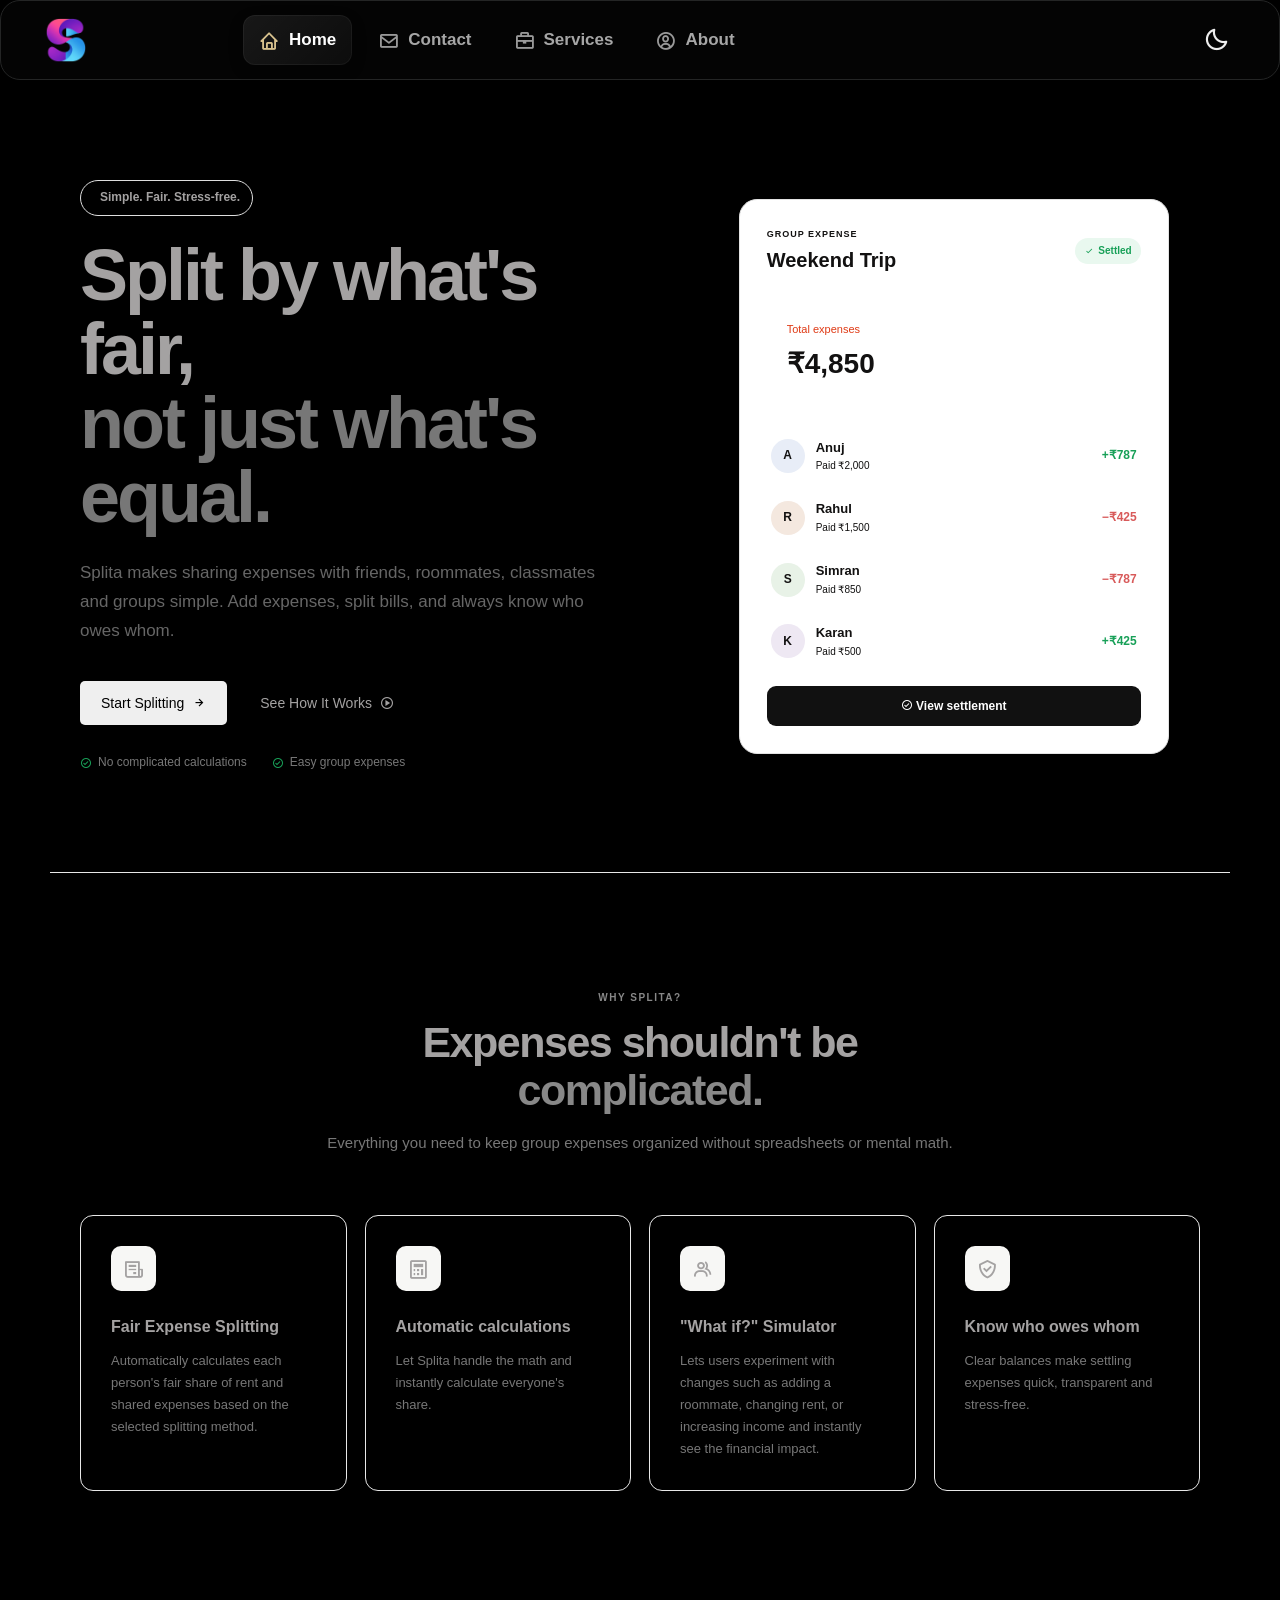
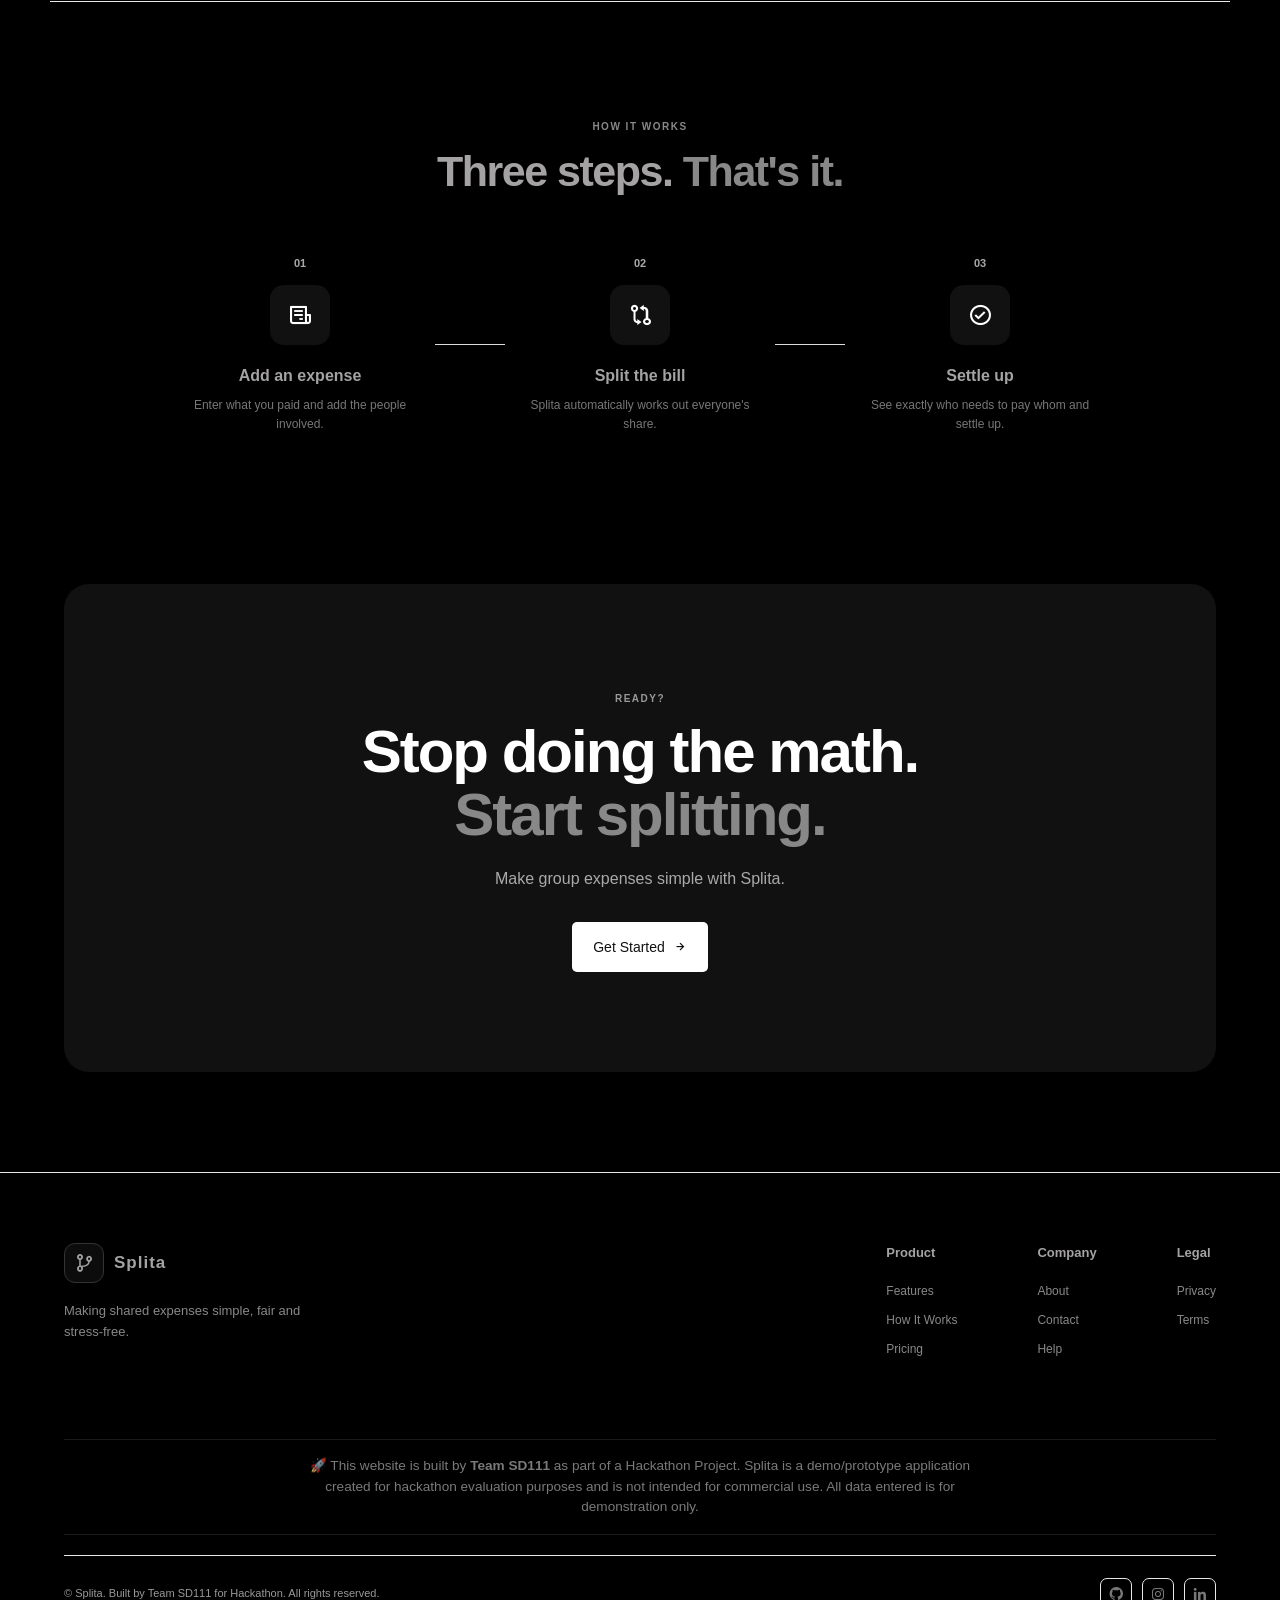
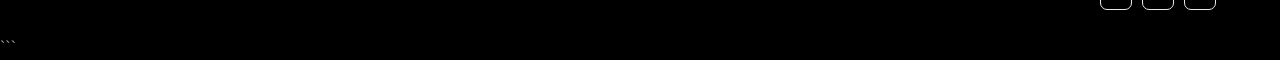
<file: index.html>
<!DOCTYPE html>
<html lang="en">
<head>
    <meta charset="UTF-8">
    <meta name="viewport" content="width=device-width, initial-scale=1.0">

    <title>Splita — Split Expenses. Stay Even.</title>

    <!-- Boxicons -->
    <link href="https://unpkg.com/boxicons@2.1.4/css/boxicons.min.css" rel="stylesheet">

    <!-- CSS -->
    <link rel="stylesheet" href="style.css">

    <!-- Favicon -->
    <link rel="shortcut icon" type="x-icon" href="Lines.png">
</head>
<script src="//code.tidio.co/qrpquzul4xpskqciwwzqxadmd8v6o1nn.js" async></script>
<body>

  <!-- ==================== NAVIGATION BAR ==================== -->

<nav class="nav">

    <!-- Logo -->
    <a href="index.html" class="nav-logo">
        <img src="Untitled design.png" alt="Splita Logo">
    </a> 

    


    <!-- Navigation Links -->
    <div class="nav-menu" id="navMenu">

        <a href="index.html" class="nav-link active">
            <i class="bx bx-home"></i>
            Home
        </a>

        <a href="/contact/contact.html" class="nav-link">
            <i class="bx bx-envelope"></i>
            Contact
        </a>

        <a href="/services/services.html" class="nav-link">
            <i class="bx bx-briefcase"></i>
            Services
        </a>

            <a href="/about/about.html" class="nav-link">
        <i class="bx bx-user-circle"></i>
        About
    </a>
    </div>

    

    <!-- Dark / Light Mode -->
    <div class="theme-toggle" id="themeToggle">
        <span></span>
        <i class="bx bx-moon"></i>
    </div>

    <!-- Mobile Menu -->
    <button class="menu-toggle" id="menuToggle">
        <i class="bx bx-menu"></i>
    </button>

</nav>

    <!-- ==================== MAIN BODY ==================== -->

    <main>

        <!-- HERO SECTION -->

        <section class="hero" id="home">

            <div class="hero-content">

                <div class="hero-badge">
                    <i class='bx bx-sparkles'></i>
                    Simple. Fair. Stress-free.
                </div>

                <h1>
                    Split by what's fair,
                    <span>not just what's equal.</span>
                </h1>

                <p>
                    Splita makes sharing expenses with friends, roommates,
                    classmates and groups simple. Add expenses, split bills,
                    and always know who owes whom.
                </p>

                <div class="hero-buttons">

                    <a href="/rent-splitter/frontend/index.html"  >
                        <button class="btn btn-primary btn-large"
                                onclick="location.href='coming.html'" style="border-radius: 5px ;">
                            Start Splitting
                            <i class='bx bx-right-arrow-alt'></i>
                        </button>
                    </a>

                    <a href="#how-it-works" class="btn btn-secondary btn-large">
                        See How It Works
                        <i class='bx bx-play-circle'></i>
                    </a>

                </div>

                <div class="hero-trust">
                    <div class="trust-item">
                        <i class='bx bx-check-circle'></i>
                        No complicated calculations
                    </div>

                    <div class="trust-item">
                        <i class='bx bx-check-circle'></i>
                        Easy group expenses
                    </div>
                </div>

            </div>


            <!-- Expense Preview Card -->

            <div class="hero-visual">

                <div class="dashboard-card">

                    <div class="dashboard-header">
                        <div>
                            <span class="small-label">GROUP EXPENSE</span>
                            <h3>Weekend Trip</h3>
                        </div>

                        <span class="status">
                            <i class='bx bx-check'></i>
                            Settled
                        </span>
                    </div>


                    <div class="total-expense">
                        <span>Total expenses</span>
                        <strong>₹4,850</strong>
                    </div>


                    <div class="people-list">

                        <div class="person">
                            <div class="person-info">
                                <div class="avatar avatar-one">A</div>
                                <div>
                                    <strong>Anuj</strong>
                                    <small>Paid ₹2,000</small>
                                </div>
                            </div>

                            <span class="positive">+₹787</span>
                        </div>


                        <div class="person">
                            <div class="person-info">
                                <div class="avatar avatar-two">R</div>
                                <div>
                                    <strong>Rahul</strong>
                                    <small>Paid ₹1,500</small>
                                </div>
                            </div>

                            <span class="negative">−₹425</span>
                        </div>


                        <div class="person">
                            <div class="person-info">
                                <div class="avatar avatar-three">S</div>
                                <div>
                                    <strong>Simran</strong>
                                    <small>Paid ₹850</small>
                                </div>
                            </div>

                            <span class="negative">−₹787</span>
                        </div>


                        <div class="person">
                            <div class="person-info">
                                <div class="avatar avatar-four">K</div>
                                <div>
                                    <strong>Karan</strong>
                                    <small>Paid ₹500</small>
                                </div>
                            </div>

                            <span class="positive">+₹425</span>
                        </div>

                    </div>


                    <button class="settle-button">
                        <i class='bx bx-check-circle'></i>
                        View settlement
                    </button>

                </div>

            </div>

        </section>


        <!-- ==================== FEATURES ==================== -->

        <section class="features section" id="features">

            <div class="section-heading">

                <span class="section-tag">WHY SPLITA?</span>

                <h2>
                    Expenses shouldn't be
                    <span>complicated.</span>
                </h2>

                <p>
                    Everything you need to keep group expenses organized
                    without spreadsheets or mental math.
                </p>

            </div>


            <div class="feature-grid">

                <div class="feature-card">

                    <div class="feature-icon">
                        <i class='bx bx-receipt'></i>
                    </div>

                    <h3>Fair Expense Splitting</h3>

                    <p>
                        Automatically calculates each person's 
                        fair share of rent and shared expenses based on the selected splitting method.
                    </p>

                </div>


                <div class="feature-card">

                    <div class="feature-icon">
                        <i class='bx bx-calculator'></i>
                    </div>

                    <h3>Automatic calculations</h3>

                    <p>
                        Let Splita handle the math and instantly calculate
                        everyone's share.
                    </p>

                </div>


                <div class="feature-card">

                    <div class="feature-icon">
                        <i class='bx bx-group'></i>
                    </div>

                    <h3>"What if?" Simulator</h3>

                    <p>
                        Lets users experiment with changes such as adding a roommate, 
                        changing rent, or increasing income and instantly see the financial impact.
                    </p>

                </div>


                <div class="feature-card">

                    <div class="feature-icon">
                        <i class='bx bx-check-shield'></i>
                    </div>

                    <h3>Know who owes whom</h3>

                    <p>
                        Clear balances make settling expenses quick,
                        transparent and stress-free.
                    </p>

                </div>

            </div>

        </section>


        <!-- ==================== HOW IT WORKS ==================== -->

        <section class="how-it-works section" id="how-it-works">

            <div class="section-heading">

                <span class="section-tag">HOW IT WORKS</span>

                <h2>
                    Three steps.
                    <span>That's it.</span>
                </h2>

            </div>


            <div class="steps">

                <div class="step">

                    <div class="step-number">01</div>

                    <div class="step-icon">
                        <i class='bx bx-receipt'></i>
                    </div>

                    <h3>Add an expense</h3>

                    <p>
                        Enter what you paid and add the people involved.
                    </p>

                </div>


                <div class="step-line"></div>


                <div class="step">

                    <div class="step-number">02</div>

                    <div class="step-icon">
                        <i class='bx bx-git-compare'></i>
                    </div>

                    <h3>Split the bill</h3>

                    <p>
                        Splita automatically works out everyone's share.
                    </p>

                </div>


                <div class="step-line"></div>


                <div class="step">

                    <div class="step-number">03</div>

                    <div class="step-icon">
                        <i class='bx bx-check-circle'></i>
                    </div>

                    <h3>Settle up</h3>

                    <p>
                        See exactly who needs to pay whom and settle up.
                    </p>

                </div>

            </div>

        </section>


        <!-- ==================== CTA ==================== -->

        <section class="cta">

            <div class="cta-content">

                <span class="section-tag">READY?</span>

                <h2>
                    Stop doing the math.
                    <br>
                    <span>Start splitting.</span>
                </h2>

                <p>
                    Make group expenses simple with Splita.
                </p>

                <a href="/rent-splitter/frontend/index.html">
                <span class="btn btn-primary btn-large" style="border-radius: 5px ;">
                    Get Started
                    <i class='bx bx-right-arrow-alt'></i>
                </span>
                </a>

            </div>

        </section>

    </main>


    <!-- ==================== FOOTER ==================== -->

    <footer class="footer" id="contact">

        <div class="footer-top">

            <div class="footer-brand">

                <a href="index.html" class="nav-logo">
                    <span class="logo-mark">
                        <i class='bx bx-git-branch'></i>
                    </span>

                    <span class="logo-text">Splita</span>
                </a>

                <p>
                    Making shared expenses simple,
                    fair and stress-free.
                </p>

            </div>


            <div class="footer-links">

                <div class="footer-column">
                    <h4>Product</h4>
                    <a href="#features">Features</a>
                    <a href="#how-it-works">How It Works</a>
                    <a href="#">Pricing</a>
                </div>


                <div class="footer-column">
                    <h4>Company</h4>
                    <a href="/about/about.html">About</a>
                    <a href="/contact/contact.html">Contact</a>
                    <a href="/contact/contact.html">Help</a>
                </div>


                <div class="footer-column">
                    <h4>Legal</h4>
                    <a href="#">Privacy</a>
                    <a href="#">Terms</a>
                </div>

            </div>

        </div>


        <div class="footer-hackathon">
            <p>
                🚀 This website is built by <strong>Team SD111</strong> as part of a Hackathon Project.
                Splita is a demo/prototype application created for hackathon evaluation purposes and
                is not intended for commercial use. All data entered is for demonstration only.
            </p>
        </div>


        <div class="footer-bottom">

            <p>
                © <span id="year"></span> Splita. Built by Team SD111 for Hackathon. All rights reserved.
            </p>

            <div class="social-links">
                <a href="#"><i class='bx bxl-github'></i></a>
                <a href="#"><i class='bx bxl-instagram'></i></a>
                <a href="#"><i class='bx bxl-linkedin'></i></a>
            </div>

        </div>

    </footer>


    <!-- JavaScript -->
    <script src="script.js"></script>

</body>
</html>
```
</file>
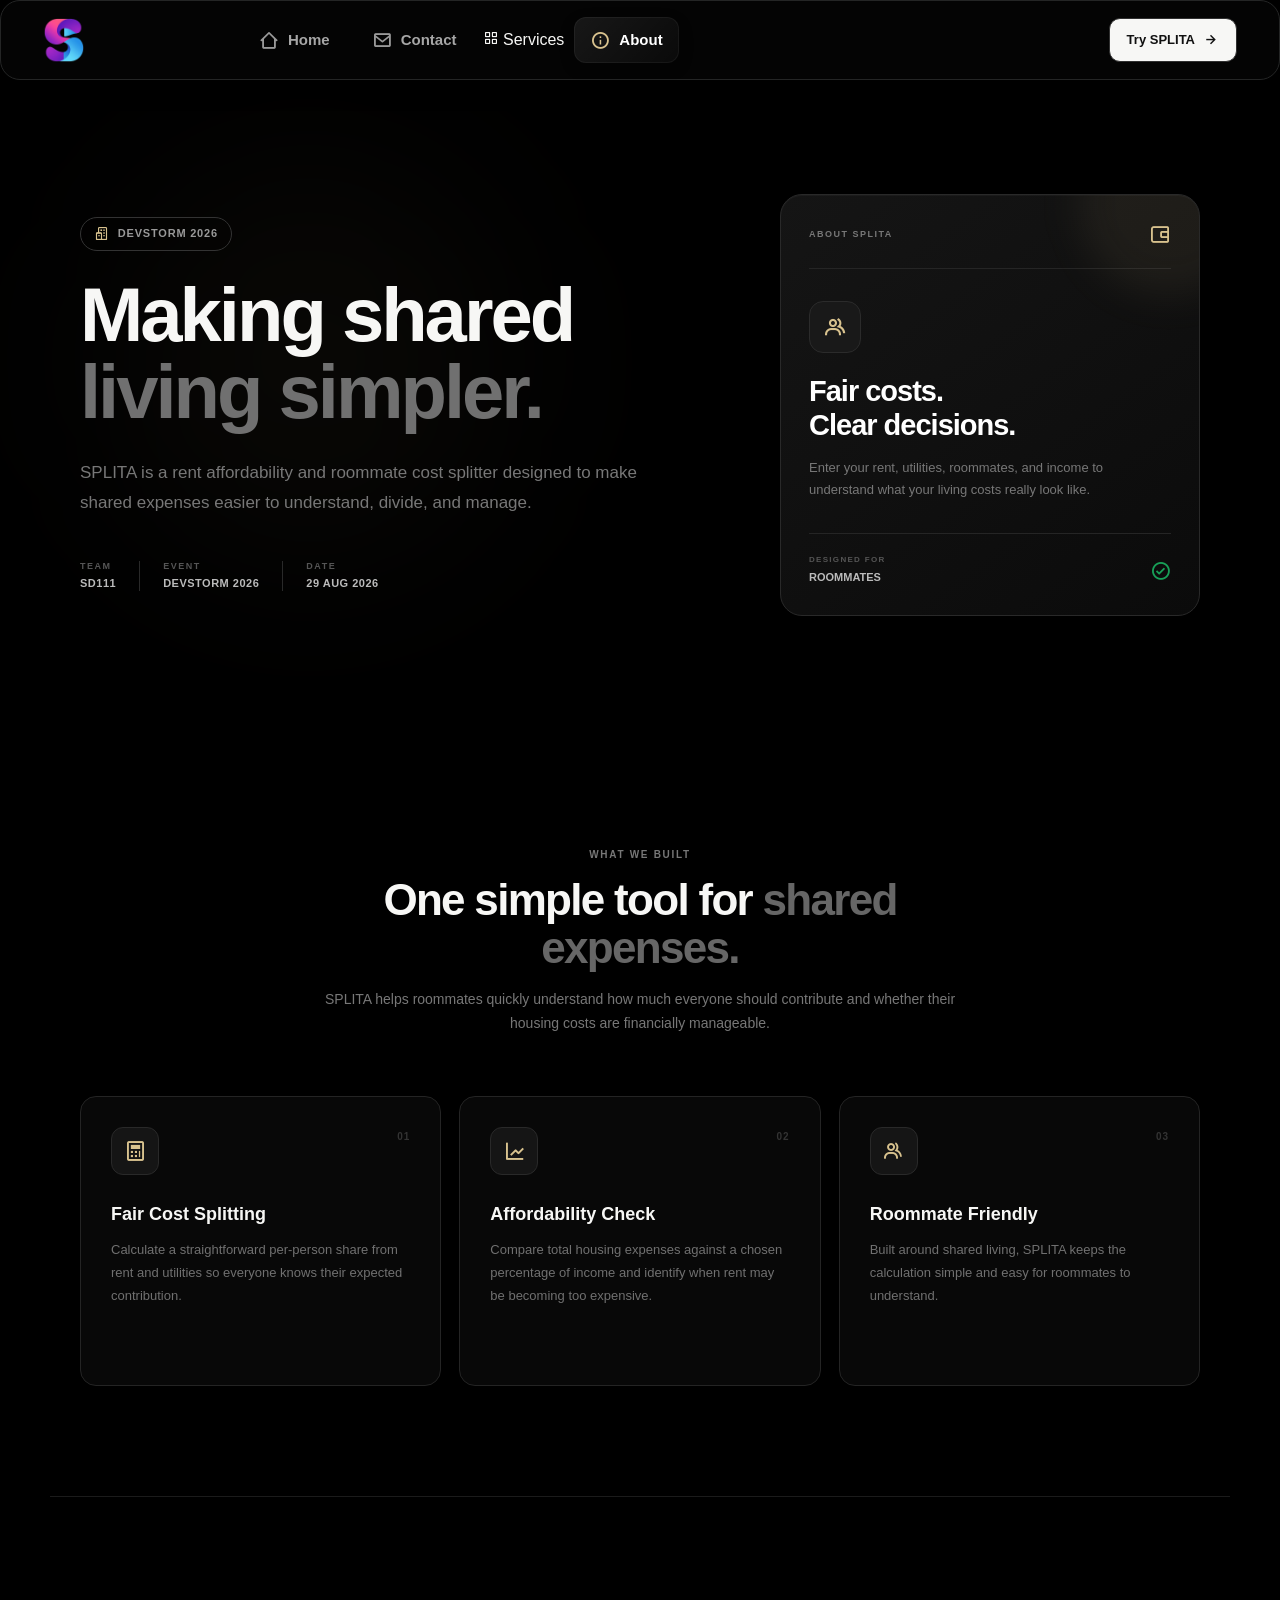
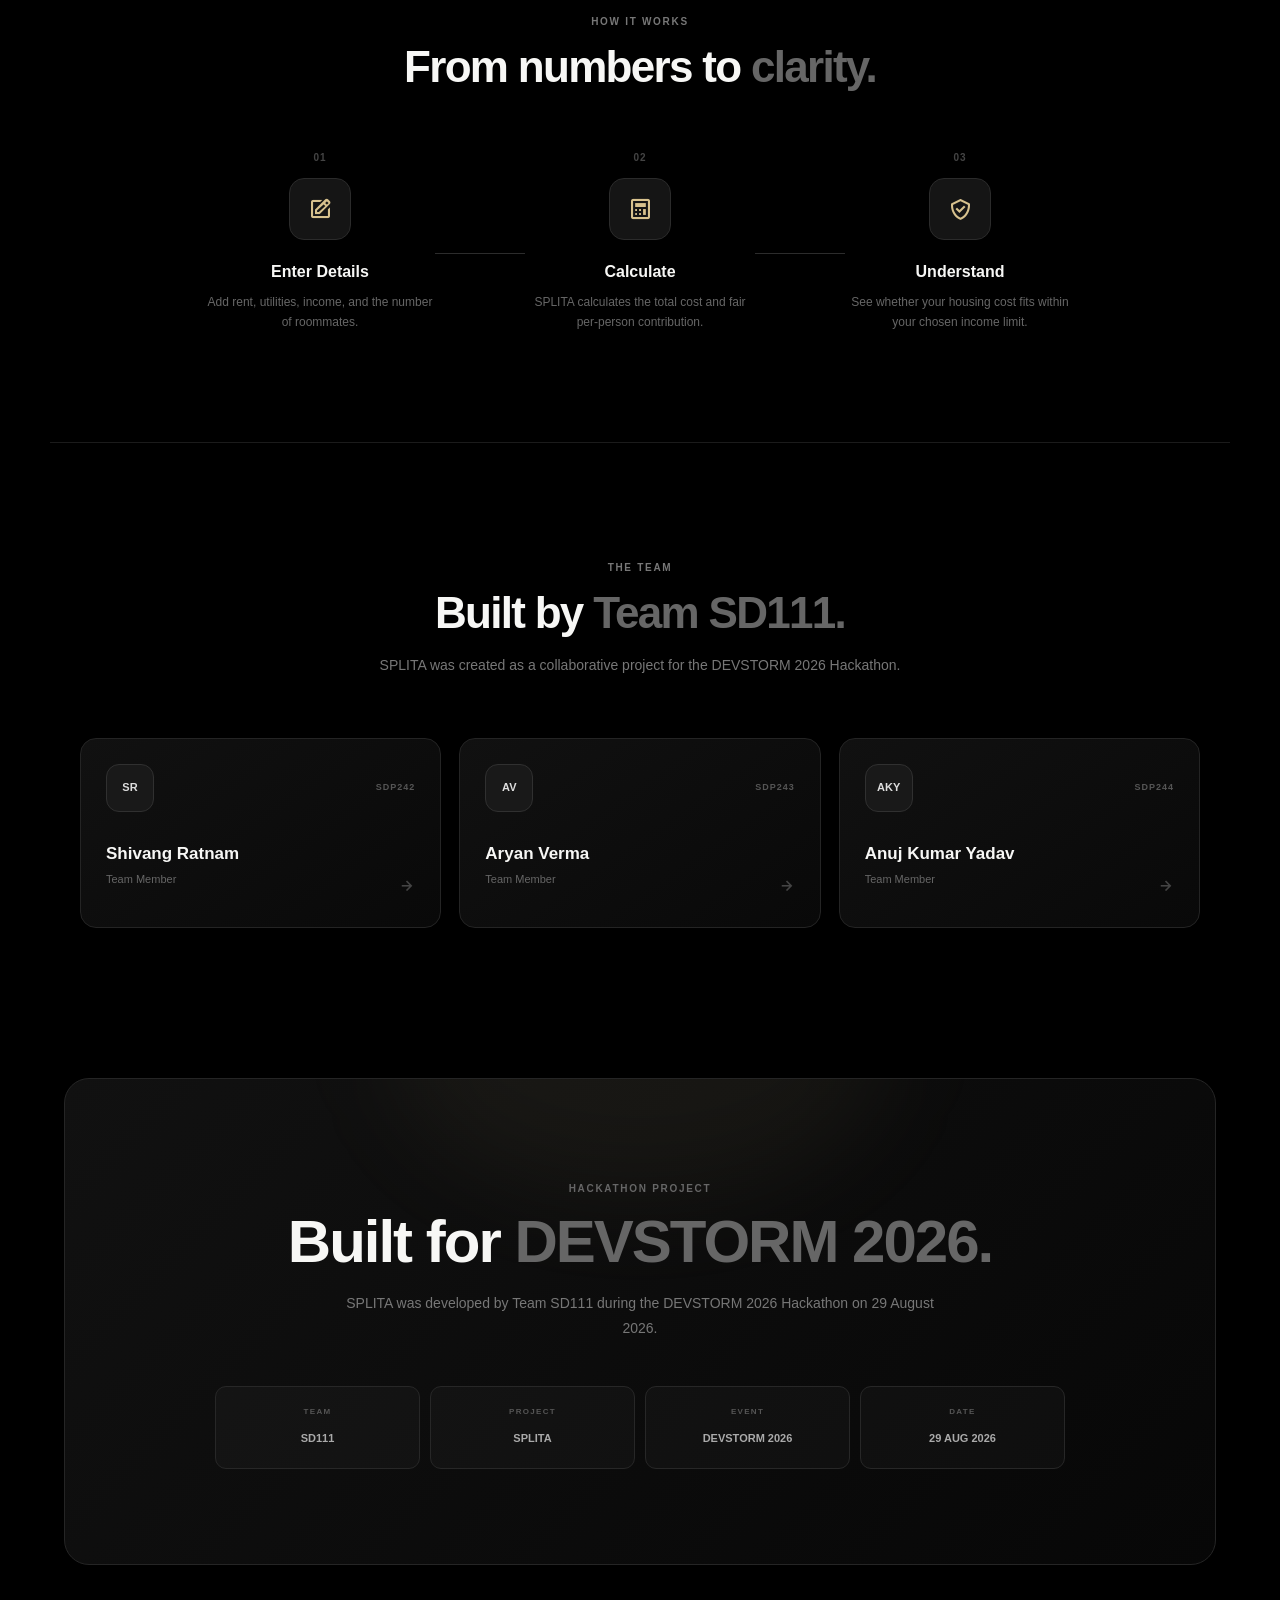
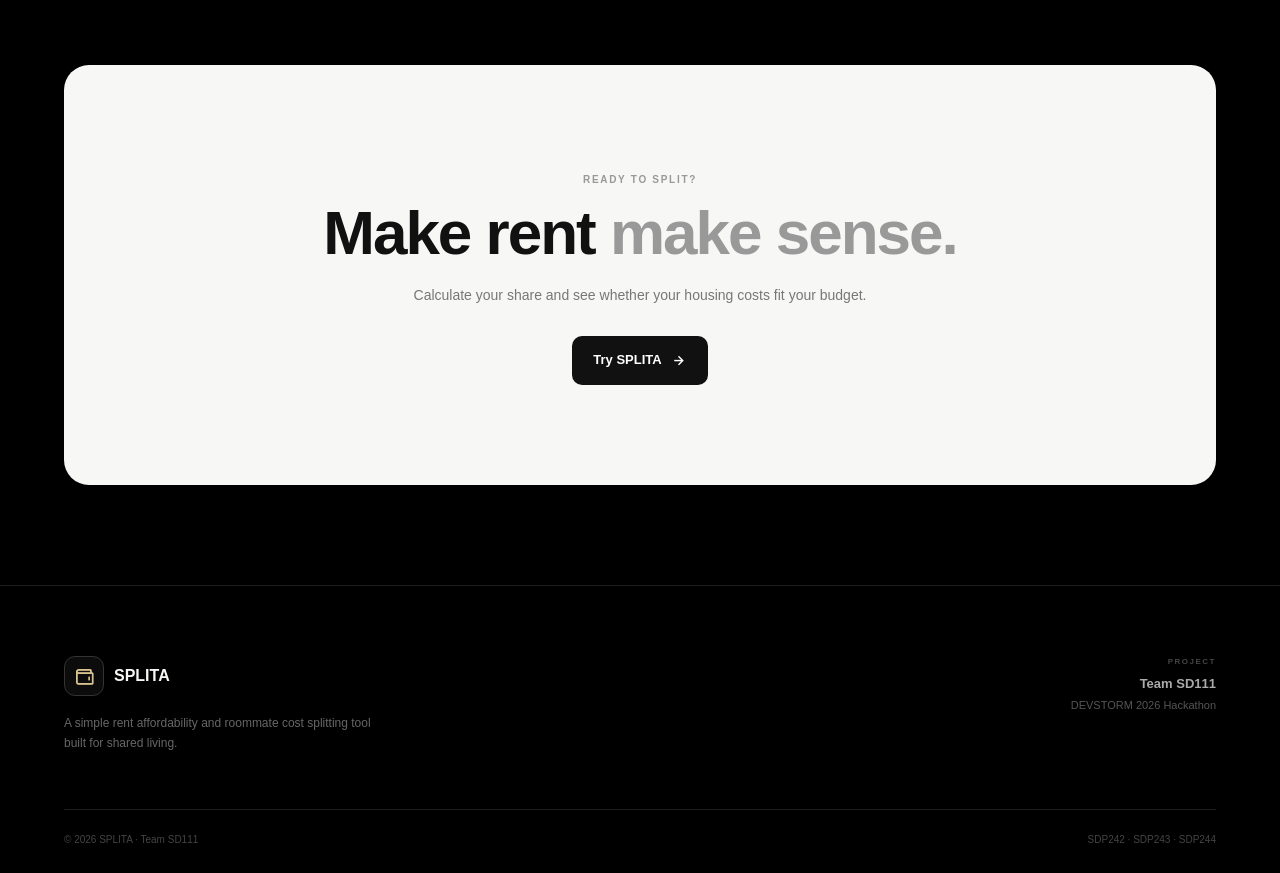
<file: about.html>
<!DOCTYPE html>
<html lang="en">
<head>
    <meta charset="UTF-8">
    <meta name="viewport" content="width=device-width, initial-scale=1.0">

    <title>About | SPLITA</title>

    <!-- Boxicons -->
    <link
        href="https://unpkg.com/boxicons@2.1.4/css/boxicons.min.css"
        rel="stylesheet"
    >

    <!-- About Page CSS -->
    <link rel="stylesheet" href="about.css">
</head>
<script src="//code.tidio.co/qrpquzul4xpskqciwwzqxadmd8v6o1nn.js" async></script>
<body>

    <!-- ==================== NAVIGATION ==================== -->

    <nav class="about-nav">

        <a href="/index.html" class="nav-logo">
        <img style="height:45px" src="/Untitled design.png" alt="Splita Logo">
    </a>

        <div class="nav-menu">

            <a href="/index.html" class="nav-link">
                <i class="bx bx-home-alt-2"></i>
                Home
            </a>

            <a href="/contact/contact.html" class="nav-link">
                <i class="bx bx-envelope"></i>
                Contact
            </a>

            <a href="/services/services.html"nav-link">
                <i class="bx bx-grid-alt"></i>
                Services
            </a>

            <a href="about.html" class="nav-link active">
                <i class="bx bx-info-circle"></i>
                About
            </a>

        </div>

        <a href="index.html#splitter" class="nav-action">
            Try SPLITA
            <i class="bx bx-right-arrow-alt"></i>
        </a>

        <button class="menu-toggle" aria-label="Open menu">
            <i class="bx bx-menu"></i>
        </button>

    </nav>


    <!-- ==================== ABOUT HERO ==================== -->

    <main>

        <section class="about-hero">

            <div class="hero-content">

                <div class="hero-badge">
                    <i class="bx bx-buildings"></i>
                    DEVSTORM 2026
                </div>

                <h1>
                    Making shared
                    <span>living simpler.</span>
                </h1>

                <p>
                    SPLITA is a rent affordability and roommate cost
                    splitter designed to make shared expenses easier
                    to understand, divide, and manage.
                </p>

                <div class="hero-meta">

                    <div class="meta-item">
                        <span>TEAM</span>
                        <strong>SD111</strong>
                    </div>

                    <div class="meta-divider"></div>

                    <div class="meta-item">
                        <span>EVENT</span>
                        <strong>DEVSTORM 2026</strong>
                    </div>

                    <div class="meta-divider"></div>

                    <div class="meta-item">
                        <span>DATE</span>
                        <strong>29 AUG 2026</strong>
                    </div>

                </div>

            </div>


            <!-- Floating About Card -->

            <div class="hero-card">

                <div class="card-top">
                    <span>ABOUT SPLITA</span>

                    <i class="bx bx-wallet-alt"></i>
                </div>

                <div class="card-main">

                    <div class="card-icon">
                        <i class="bx bx-group"></i>
                    </div>

                    <h3>
                        Fair costs.
                        <br>
                        Clear decisions.
                    </h3>

                    <p>
                        Enter your rent, utilities, roommates,
                        and income to understand what your
                        living costs really look like.
                    </p>

                </div>

                <div class="card-stat">

                    <div>
                        <span>DESIGNED FOR</span>
                        <strong>ROOMMATES</strong>
                    </div>

                    <i class="bx bx-check-circle"></i>

                </div>

            </div>

        </section>


        <!-- ==================== WHAT WE BUILT ==================== -->

        <section class="about-section">

            <div class="section-heading">

                <span class="section-tag">
                    WHAT WE BUILT
                </span>

                <h2>
                    One simple tool for
                    <span>shared expenses.</span>
                </h2>

                <p>
                    SPLITA helps roommates quickly understand how
                    much everyone should contribute and whether
                    their housing costs are financially manageable.
                </p>

            </div>


            <div class="purpose-grid">

                <article class="purpose-card">

                    <div class="purpose-icon">
                        <i class="bx bx-calculator"></i>
                    </div>

                    <span class="card-number">01</span>

                    <h3>
                        Fair Cost Splitting
                    </h3>

                    <p>
                        Calculate a straightforward per-person share
                        from rent and utilities so everyone knows
                        their expected contribution.
                    </p>

                </article>


                <article class="purpose-card">

                    <div class="purpose-icon">
                        <i class="bx bx-line-chart"></i>
                    </div>

                    <span class="card-number">02</span>

                    <h3>
                        Affordability Check
                    </h3>

                    <p>
                        Compare total housing expenses against a
                        chosen percentage of income and identify
                        when rent may be becoming too expensive.
                    </p>

                </article>


                <article class="purpose-card">

                    <div class="purpose-icon">
                        <i class="bx bx-group"></i>
                    </div>

                    <span class="card-number">03</span>

                    <h3>
                        Roommate Friendly
                    </h3>

                    <p>
                        Built around shared living, SPLITA keeps
                        the calculation simple and easy for
                        roommates to understand.
                    </p>

                </article>

            </div>

        </section>


        <!-- ==================== HOW IT WORKS ==================== -->

        <section class="process-section">

            <div class="section-heading">

                <span class="section-tag">
                    HOW IT WORKS
                </span>

                <h2>
                    From numbers to
                    <span>clarity.</span>
                </h2>

            </div>


            <div class="process">

                <div class="process-step">

                    <div class="step-number">
                        01
                    </div>

                    <div class="step-icon">
                        <i class="bx bx-edit"></i>
                    </div>

                    <h3>
                        Enter Details
                    </h3>

                    <p>
                        Add rent, utilities, income,
                        and the number of roommates.
                    </p>

                </div>


                <div class="process-line"></div>


                <div class="process-step">

                    <div class="step-number">
                        02
                    </div>

                    <div class="step-icon">
                        <i class="bx bx-calculator"></i>
                    </div>

                    <h3>
                        Calculate
                    </h3>

                    <p>
                        SPLITA calculates the total cost
                        and fair per-person contribution.
                    </p>

                </div>


                <div class="process-line"></div>


                <div class="process-step">

                    <div class="step-number">
                        03
                    </div>

                    <div class="step-icon">
                        <i class="bx bx-check-shield"></i>
                    </div>

                    <h3>
                        Understand
                    </h3>

                    <p>
                        See whether your housing cost
                        fits within your chosen income limit.
                    </p>

                </div>

            </div>

        </section>


        <!-- ==================== TEAM ==================== -->

        <section class="team-section">

            <div class="section-heading">

                <span class="section-tag">
                    THE TEAM
                </span>

                <h2>
                    Built by
                    <span>Team SD111.</span>
                </h2>

                <p>
                    SPLITA was created as a collaborative project
                    for the DEVSTORM 2026 Hackathon.
                </p>

            </div>


            <div class="team-grid">

                <!-- Shivang -->

                <article class="team-card">

                    <div class="member-top">

                        <div class="member-avatar">
                            SR
                        </div>

                        <span class="member-id">
                            SDP242
                        </span>

                    </div>

                    <div class="member-info">

                        <h3>
                            Shivang Ratnam
                        </h3>

                        <p>
                            Team Member
                        </p>

                    </div>

                    <div class="member-arrow">
                        <i class="bx bx-right-arrow-alt"></i>
                    </div>

                </article>


                <!-- Aryan -->

                <article class="team-card">

                    <div class="member-top">

                        <div class="member-avatar">
                            AV
                        </div>

                        <span class="member-id">
                            SDP243
                        </span>

                    </div>

                    <div class="member-info">

                        <h3>
                            Aryan Verma
                        </h3>

                        <p>
                            Team Member
                        </p>

                    </div>

                    <div class="member-arrow">
                        <i class="bx bx-right-arrow-alt"></i>
                    </div>

                </article>


                <!-- Anuj -->

                <article class="team-card">

                    <div class="member-top">

                        <div class="member-avatar">
                            AKY
                        </div>

                        <span class="member-id">
                            SDP244
                        </span>

                    </div>

                    <div class="member-info">

                        <h3>
                            Anuj Kumar Yadav
                        </h3>

                        <p>
                            Team Member
                        </p>

                    </div>

                    <div class="member-arrow">
                        <i class="bx bx-right-arrow-alt"></i>
                    </div>

                </article>

            </div>

        </section>


        <!-- ==================== HACKATHON ==================== -->

        <section class="hackathon-section">

            <div class="hackathon-content">

                <span class="section-tag">
                    HACKATHON PROJECT
                </span>

                <h2>
                    Built for
                    <span>DEVSTORM 2026.</span>
                </h2>

                <p>
                    SPLITA was developed by Team SD111 during
                    the DEVSTORM 2026 Hackathon on
                    29 August 2026.
                </p>

                <div class="hackathon-details">

                    <div class="detail-box">
                        <span>TEAM</span>
                        <strong>SD111</strong>
                    </div>

                    <div class="detail-box">
                        <span>PROJECT</span>
                        <strong>SPLITA</strong>
                    </div>

                    <div class="detail-box">
                        <span>EVENT</span>
                        <strong>DEVSTORM 2026</strong>
                    </div>

                    <div class="detail-box">
                        <span>DATE</span>
                        <strong>29 AUG 2026</strong>
                    </div>

                </div>

            </div>

        </section>


        <!-- ==================== CTA ==================== -->

        <section class="about-cta">

            <span class="section-tag">
                READY TO SPLIT?
            </span>

            <h2>
                Make rent
                <span>make sense.</span>
            </h2>

            <p>
                Calculate your share and see whether your
                housing costs fit your budget.
            </p>

            <a href="index.html#splitter" class="cta-button">
                Try SPLITA
                <i class="bx bx-right-arrow-alt"></i>
            </a>

        </section>

    </main>


    <!-- ==================== FOOTER ==================== -->

    <footer class="about-footer">

        <div class="footer-main">

            <div class="footer-brand">

                <a href="index.html" class="footer-logo">
                    <span class="logo-mark">
                        <i class="bx bx-wallet"></i>
                    </span>

                    <span>SPLITA</span>
                </a>

                <p>
                    A simple rent affordability and roommate
                    cost splitting tool built for shared living.
                </p>

            </div>


            <div class="footer-project">

                <span>PROJECT</span>

                <strong>
                    Team SD111
                </strong>

                <p>
                    DEVSTORM 2026 Hackathon
                </p>

            </div>

        </div>


        <div class="footer-bottom">

            <p>
                © 2026 SPLITA · Team SD111
            </p>

            <p>
                SDP242 · SDP243 · SDP244
            </p>

        </div>

    </footer>


    <!-- ==================== MOBILE MENU ==================== -->

    <script>
        const menuToggle = document.querySelector(".menu-toggle");
        const navMenu = document.querySelector(".nav-menu");

        menuToggle.addEventListener("click", () => {
            navMenu.classList.toggle("show");

            const icon = menuToggle.querySelector("i");

            if (navMenu.classList.contains("show")) {
                icon.className = "bx bx-x";
            } else {
                icon.className = "bx bx-menu";
            }
        });
    </script>

</body>
</html>
</file>
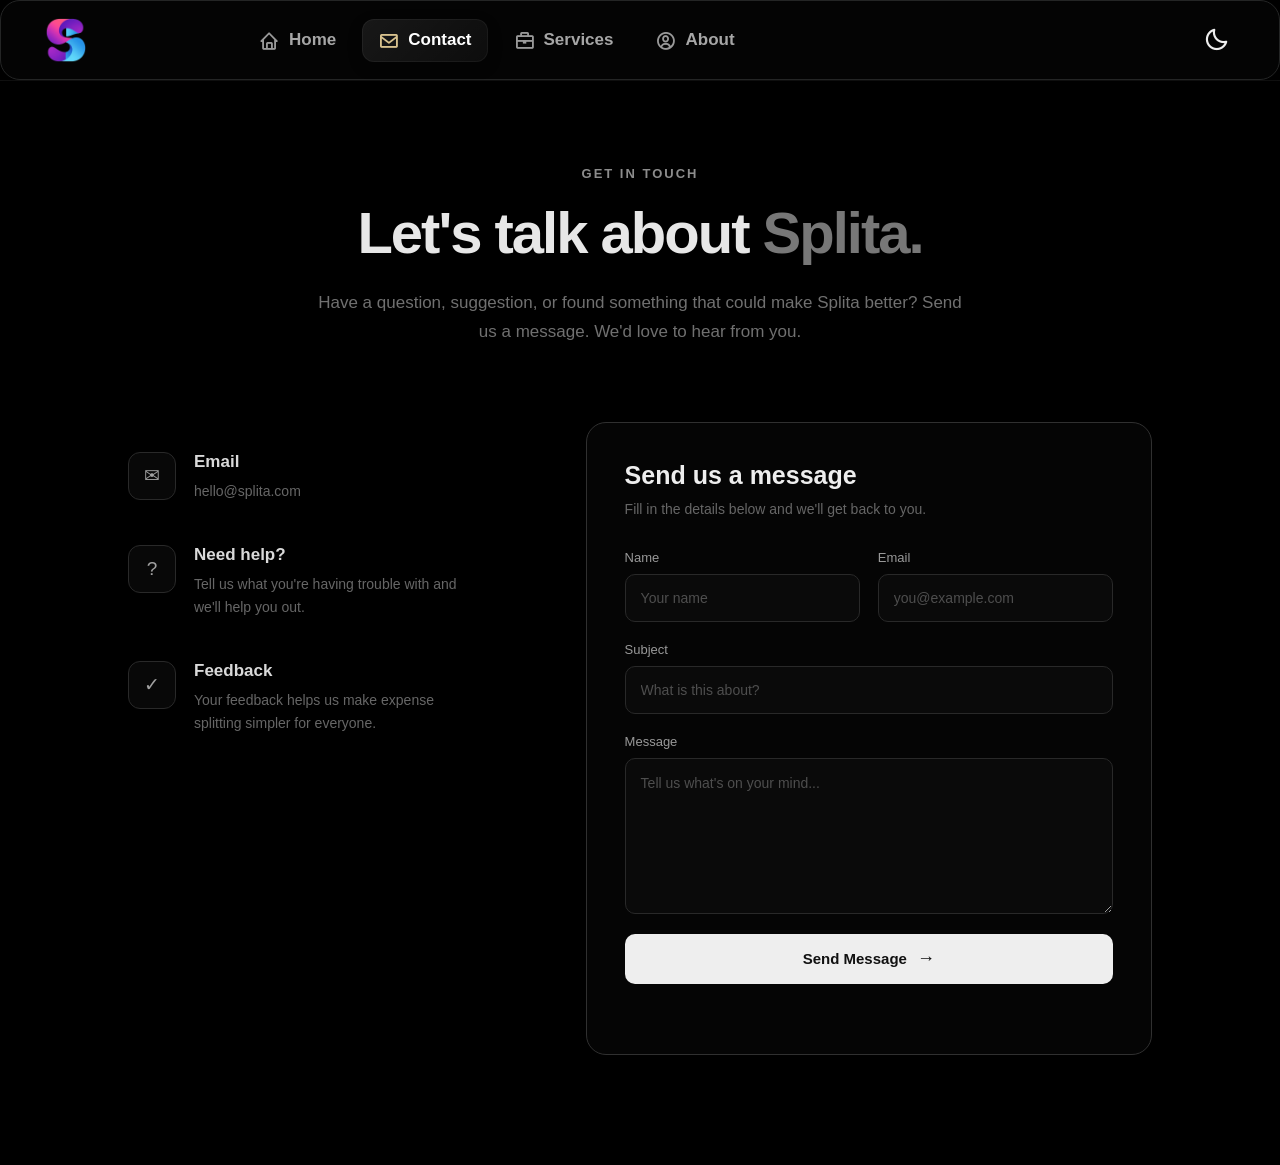
<file: contact.html>
<!DOCTYPE html>
<html lang="en">

<head>
    <meta charset="UTF-8">
    <meta name="viewport" content="width=device-width, initial-scale=1.0">

    <title>Splita — Contact</title>
    <!-- Boxicons -->
    <link href="https://unpkg.com/boxicons@2.1.4/css/boxicons.min.css" rel="stylesheet">
    <link rel="stylesheet" href="contact.css">
</head>
<script src="//code.tidio.co/qrpquzul4xpskqciwwzqxadmd8v6o1nn.js" async></script>
<body>

     <!-- ==================== NAVIGATION BAR ==================== -->

<nav class="nav">

    <!-- Logo -->
    <a href="/index.html" class="nav-logo">
        <img src="/Untitled design.png" alt="Splita Logo">
    </a>

    <!-- Navigation Links -->
    <div class="nav-menu" id="navMenu">

        <a href="/index.html" class="nav-link">
            <i class="bx bx-home"></i>
            Home
        </a>

        <a href="/contact/contact.html" class="nav-link active">
            <i class="bx bx-envelope"></i>
            Contact
        </a>

        <a href="/services/services.html" class="nav-link">
            <i class="bx bx-briefcase"></i>
            Services
        </a>

         <a href="/about/about.html" class="nav-link">
       <i class="bx bx-user-circle"></i>
    About
</a>

    </div>

    

    <!-- Dark / Light Mode -->
    <div class="theme-toggle" id="themeToggle">
        <span></span>
        <i class="bx bx-moon"></i>
    </div>

    <!-- Mobile Menu -->
    <button class="menu-toggle" id="menuToggle">
        <i class="bx bx-menu"></i>
    </button>

</nav>


    <!-- CONTACT SECTION -->

    <main class="contact-page">

        <section class="contact-intro">

            <p class="small-heading">
                GET IN TOUCH
            </p>

            <h1>
                Let's talk about
                <span>Splita.</span>
            </h1>

            <p class="contact-description">
                Have a question, suggestion, or found something
                that could make Splita better? Send us a message.
                We'd love to hear from you.
            </p>

        </section>


        <!-- CONTACT CONTENT -->

        <section class="contact-container">

            <!-- LEFT SIDE -->

            <div class="contact-info">

                <div class="info-item">

                    <div class="info-icon">
                        ✉
                    </div>

                    <div>
                        <h3>Email</h3>
                        <p>hello@splita.com</p>
                    </div>

                </div>


                <div class="info-item">

                    <div class="info-icon">
                        ?
                    </div>

                    <div>
                        <h3>Need help?</h3>
                        <p>
                            Tell us what you're having trouble with
                            and we'll help you out.
                        </p>
                    </div>

                </div>


                <div class="info-item">

                    <div class="info-icon">
                        ✓
                    </div>

                    <div>
                        <h3>Feedback</h3>
                        <p>
                            Your feedback helps us make expense
                            splitting simpler for everyone.
                        </p>
                    </div>

                </div>

            </div>


            <!-- RIGHT SIDE FORM -->

            <div class="contact-form-card">

                <h2>Send us a message</h2>

                <p class="form-subtitle">
                    Fill in the details below and we'll get back to you.
                </p>


                <form id="contactForm">

                    <input type="hidden" name="access_key" value="d60692ee-d587-4ecf-94c3-8965314688a3">
                    <input type="hidden" name="from_name" value="Splita Contact Form">

                    <div class="form-row">

                        <div class="form-group">

                            <label for="name">
                                Name
                            </label>

                            <input
                                type="text"
                                id="name"
                                name="name"
                                placeholder="Your name"
                                required
                            >

                        </div>


                        <div class="form-group">

                            <label for="email">
                                Email
                            </label>

                            <input
                                type="email"
                                id="email"
                                name="email"
                                placeholder="you@example.com"
                                required
                            >

                        </div>

                    </div>


                    <div class="form-group">

                        <label for="subject">
                            Subject
                        </label>

                        <input
                            type="text"
                            id="subject"
                            name="subject"
                            placeholder="What is this about?"
                            required
                        >

                    </div>


                    <div class="form-group">

                        <label for="message">
                            Message
                        </label>

                        <textarea
                            id="message"
                            name="message"
                            rows="6"
                            placeholder="Tell us what's on your mind..."
                            required
                        ></textarea>

                    </div>


                    <button
                        type="submit"
                        class="send-btn"
                    >
                        Send Message
                        <span>→</span>
                    </button>

                    <p
                        id="formMessage"
                        class="form-message"
                    ></p>

                </form>

            </div>

        </section>

    </main>


    <script src="script.js"></script>

    <script>
        const contactForm = document.getElementById('contactForm');
        const formMessage = document.getElementById('formMessage');

        contactForm.addEventListener('submit', async (e) => {
            e.preventDefault();

            const submitBtn = contactForm.querySelector('.send-btn');
            const originalText = submitBtn.innerHTML;
            submitBtn.textContent = 'Sending...';
            submitBtn.disabled = true;
            formMessage.textContent = '';

            const formData = new FormData(contactForm);

            try {
                const response = await fetch('https://api.web3forms.com/submit', {
                    method: 'POST',
                    headers: { 'Accept': 'application/json' },
                    body: formData
                });

                const data = await response.json();

                if (response.ok && data.success) {
                    formMessage.textContent = 'Message sent! We\'ll get back to you soon.';
                    formMessage.style.color = 'green';
                    contactForm.reset();
                } else {
                    formMessage.textContent = data.message || 'Something went wrong. Please try again.';
                    formMessage.style.color = 'red';
                }
            } catch (error) {
                formMessage.textContent = 'Network error. Please try again.';
                formMessage.style.color = 'red';
            } finally {
                submitBtn.innerHTML = originalText;
                submitBtn.disabled = false;
            }
        });
    </script>

    

</body>

</html>
</file>
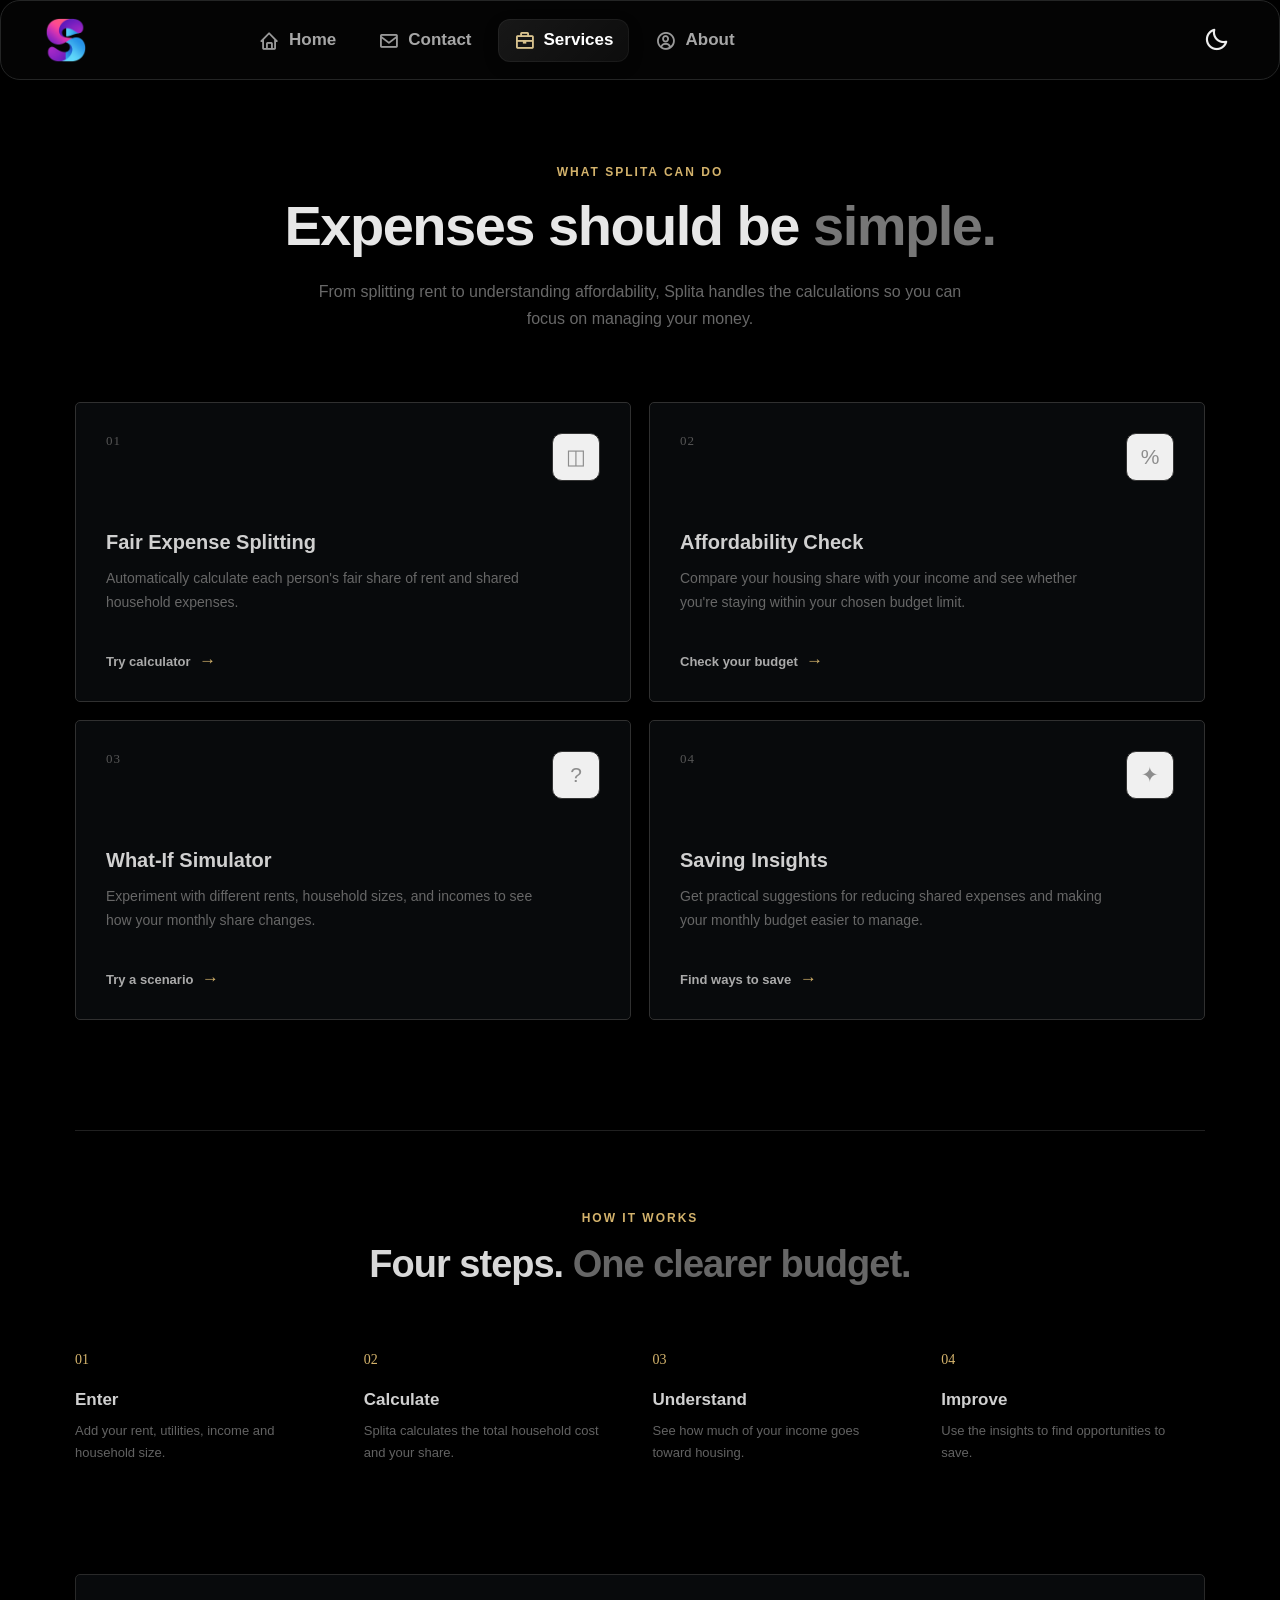
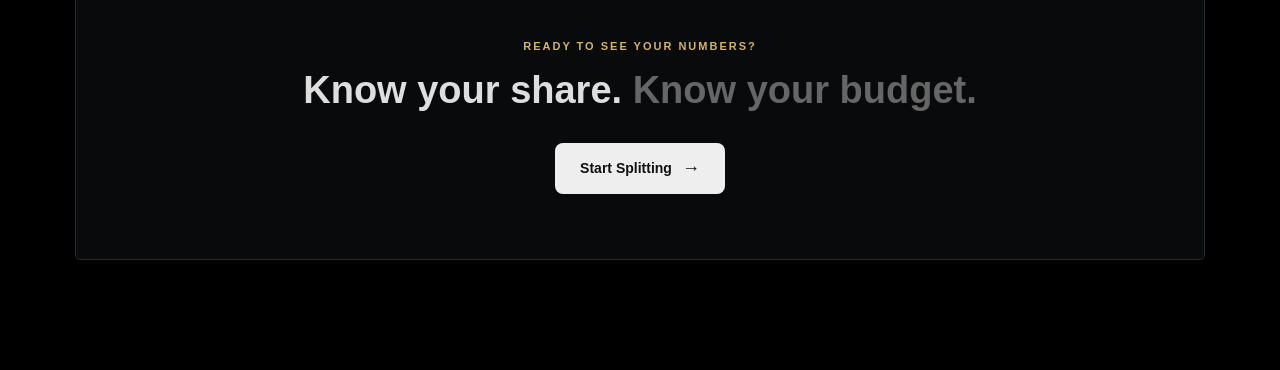
<file: services.html>
<!DOCTYPE html>
<html lang="en">

<head>

    <meta charset="UTF-8">

    <meta
        name="viewport"
        content="width=device-width, initial-scale=1.0"
    >

    <title>Splita — Services</title>
    <link href="https://unpkg.com/boxicons@2.1.4/css/boxicons.min.css" rel="stylesheet">
    <link rel="stylesheet" href="service.css">

</head>

<script src="//code.tidio.co/qrpquzul4xpskqciwwzqxadmd8v6o1nn.js" async></script>

<body>


    <!-- ==================== NAVIGATION BAR ==================== -->

<nav class="nav">

    <!-- Logo -->
    <a href="/index.html" class="nav-logo">
        <img src="/Untitled design.png" alt="Splita Logo">
    </a>

    <!-- Navigation Links -->
    <div class="nav-menu" id="navMenu">

        <a href="/index.html" class="nav-link">
            <i class="bx bx-home"></i>
            Home
        </a>

        <a href="/contact/contact.html" class="nav-link">
            <i class="bx bx-envelope"></i>
            Contact
        </a>

        <a href="/services/services.html" class="nav-link active">
            <i class="bx bx-briefcase"></i>
            Services
        </a>

        <a href="/about/about.html" class="nav-link">
       <i class="bx bx-user-circle"></i>
    About
</a>

    </div>

    

    <!-- Dark / Light Mode -->
    <div class="theme-toggle" id="themeToggle">
        <span></span>
        <i class="bx bx-moon"></i>
    </div>

    <!-- Mobile Menu -->
    <button class="menu-toggle" id="menuToggle">
        <i class="bx bx-menu"></i>
    </button>

</nav>



    <!-- =================================
         SERVICES PAGE
         ================================= -->

    <main class="services-page">


        <!-- INTRO -->

        <section class="services-intro">

            <p class="section-label">
                WHAT SPLITA CAN DO
            </p>


            <h1>
                Expenses should be
                <span>simple.</span>
            </h1>


            <p class="intro-text">
                From splitting rent to understanding affordability,
                Splita handles the calculations so you can focus
                on managing your money.
            </p>

        </section>



        <!-- =================================
             SERVICES
             ================================= -->

        <section class="services-grid">


            <!-- SERVICE 1 -->

            <article class="service-card">

                <div class="service-top">

                    <span class="service-number">
                        01
                    </span>


                    <div class="service-icon">
                        ◫
                    </div>

                </div>


                <h2>
                    Fair Expense Splitting
                </h2>


                <p>
                    Automatically calculate each person's
                    fair share of rent and shared household
                    expenses.
                </p>


                <a
                    href="/rent-splitter/frontend/index.html"
                    class="service-link"
                >
                    Try calculator
                    <span>→</span>
                </a>

            </article>



            <!-- SERVICE 2 -->

            <article class="service-card">

                <div class="service-top">

                    <span class="service-number">
                        02
                    </span>


                    <div class="service-icon">
                        %
                    </div>

                </div>


                <h2>
                    Affordability Check
                </h2>


                <p>
                    Compare your housing share with your
                    income and see whether you're staying
                    within your chosen budget limit.
                </p>


                <a
                    href="/rent-splitter/frontend/index.html"
                    class="service-link"
                >
                    Check your budget
                    <span>→</span>
                </a>

            </article>



            <!-- SERVICE 3 -->

            <article class="service-card">

                <div class="service-top">

                    <span class="service-number">
                        03
                    </span>


                    <div class="service-icon">
                        ?
                    </div>

                </div>


                <h2>
                    What-If Simulator
                </h2>


                <p>
                    Experiment with different rents,
                    household sizes, and incomes to see
                    how your monthly share changes.
                </p>


                <a
                    href="/rent-splitter/frontend/index.html"
                    class="service-link"
                >
                    Try a scenario
                    <span>→</span>
                </a>

            </article>



            <!-- SERVICE 4 -->

            <article class="service-card">

                <div class="service-top">

                    <span class="service-number">
                        04
                    </span>


                    <div class="service-icon">
                        ✦
                    </div>

                </div>


                <h2>
                    Saving Insights
                </h2>


                <p>
                    Get practical suggestions for reducing
                    shared expenses and making your monthly
                    budget easier to manage.
                </p>


                <a
                    href="/rent-splitter/frontend/index.html"
                    class="service-link"
                >
                    Find ways to save
                    <span>→</span>
                </a>

            </article>


        </section>



        <!-- =================================
             HOW IT WORKS
             ================================= -->

        <section class="workflow">


            <div class="workflow-heading">

                <p class="section-label">
                    HOW IT WORKS
                </p>

                <h2>
                    Four steps.
                    <span>One clearer budget.</span>
                </h2>

            </div>



            <div class="workflow-line">


                <div class="workflow-step">

                    <div class="step-number">
                        01
                    </div>

                    <h3>
                        Enter
                    </h3>

                    <p>
                        Add your rent, utilities,
                        income and household size.
                    </p>

                </div>



                <div class="workflow-step">

                    <div class="step-number">
                        02
                    </div>

                    <h3>
                        Calculate
                    </h3>

                    <p>
                        Splita calculates the total
                        household cost and your share.
                    </p>

                </div>



                <div class="workflow-step">

                    <div class="step-number">
                        03
                    </div>

                    <h3>
                        Understand
                    </h3>

                    <p>
                        See how much of your income
                        goes toward housing.
                    </p>

                </div>



                <div class="workflow-step">

                    <div class="step-number">
                        04
                    </div>

                    <h3>
                        Improve
                    </h3>

                    <p>
                        Use the insights to find
                        opportunities to save.
                    </p>

                </div>


            </div>

        </section>



        <!-- =================================
             CTA
             ================================= -->

        <section class="services-cta">

            <p>
                READY TO SEE YOUR NUMBERS?
            </p>

            <h2>
                Know your share.
                <span>Know your budget.</span>
            </h2>

            <a
                href="calculator.html"
                class="cta-button"
            >
                Start Splitting
                <span>→</span>
            </a>

        </section>


    </main>


</body>

</html>
</file>
<file: style.css>
/* =====================================================
   SPLITA
   Main Stylesheet
===================================================== */


/* ==================== RESET ==================== */

* {
    margin: 0;
    padding: 0;
    box-sizing: border-box;
}

html {
    scroll-behavior: smooth;
}

body {
    font-family: Inter, Arial, sans-serif;
    background: black;
    color: #a4a2a2;
    line-height: 1.6;
}

a {
    text-decoration: none;
    color: inherit;
}

button {
    font-family: inherit;
    cursor: pointer;
    border: none;
}


/* ==================== VARIABLES ==================== */

:root {
    --primary: #111111;
    --secondary: #666666;
    --light: #f7f7f5;
    --border: #e8e8e8;
    --green: #18a058;
    --green-light: #e9f8ef;
    --white: #ffffff;

    --container: 1180px;
}


/* ==================== NAVIGATION BAR ==================== */

.nav {
    width: 100%;
    height: 80px;

    display: flex;
    align-items: center;

    padding: 0 42px;

    background: #040404;

    border: 1px solid #242525;
    border-radius: 20px;

    position: sticky;
    top: 0;

    z-index: 1000;

    box-shadow: 0 4px 15px rgba(0, 0, 0, 0.25);
}


/* ==================== LOGO ==================== */

.nav-logo {
    width: 150px;

    display: flex;
    align-items: center;

    gap: 10px;
}

.logo-mark {
    width: 40px;
    height: 40px;

    display: flex;
    align-items: center;
    justify-content: center;

    border: 1px solid #333;
    border-radius: 11px;

    color: var(--gold);

    background: #0c0c0c;
}

.logo-mark i {
    font-size: 21px;
}

.logo-text {
    font-size: 17px;
    font-weight: 800;
    letter-spacing: 1px;
}


/* =========================================================
   NAVIGATION BAR
   ========================================================= */

.nav {
    width: 100%;
    height: 80px;

    display: flex;
    align-items: center;

    padding: 0 42px;

    background: #040404;

    border: 1px solid #242525;
    border-radius: 20px;

    position: sticky;
    top: 0;

    z-index: 1000;

    box-shadow: 0 4px 15px rgba(0, 0, 0, 0.25);
}


/* =========================================================
   LOGO
   ========================================================= */

.nav-logo {
    width: 150px;

    display: flex;
    align-items: center;
}

.nav-logo img {
    width: 45px;
    height: 45px;

    object-fit: contain;
}


/* =========================================================
   NAV MENU
   ========================================================= */

.nav-menu {
    display: flex;
    align-items: center;

    gap: 10px;
    margin-left: 50px;
}


/* =========================================================
   NAV LINKS
   ========================================================= */

.nav-link {
    display: flex;
    align-items: center;
    gap: 9px;

    color: #a6a6a6;

    font-size: 17px;
    font-weight: 600;

    padding: 11px 16px;

    border-radius: 12px;

    text-decoration: none;

    transition: all 0.25s ease;
}


/* Icons */

.nav-link i {
    color: #999999;

    font-size: 21px;

    transition: all 0.25s ease;
}


/* Hover */

.nav-link:hover {
    color: #ffffff;

    background: rgba(255, 255, 255, 0.05);

    transform: translateY(-1px);
}

.nav-link:hover i {
    color: #d8c28e;

    transform: scale(1.06);
}


/* Active */

.nav-link.active {
    color: #ffffff;

    background:
        linear-gradient(
            135deg,
            rgba(255, 255, 255, 0.08),
            rgba(255, 255, 255, 0.035)
        );

    box-shadow:
        inset 0 0 0 1px rgba(255, 255, 255, 0.05),
        0 5px 15px rgba(0, 0, 0, 0.20);
}

.nav-link.active i {
    color: #d8c28e;
}


/* =========================================================
   THEME TOGGLE
   ========================================================= */

.theme-toggle {
    margin-left: auto;

    width: 42px;
    height: 42px;

    display: flex;
    align-items: center;
    justify-content: center;

    padding: 0;

    border-radius: 50%;
    border: 1px solid transparent;

    background: transparent;

    color: #eeeeee;

    cursor: pointer;

    transition: all 0.25s ease;
}

.theme-toggle i {
    color: #eeeeee;

    font-size: 26px;

    transition: all 0.3s ease;
}

.theme-toggle:hover {
    background: rgba(216, 194, 142, 0.08);

    border-color: rgba(216, 194, 142, 0.20);
}

.theme-toggle:hover i {
    color: #d8c28e;

    transform: rotate(20deg);
}


/* =========================================================
   MOBILE MENU
   ========================================================= */

.menu-toggle {
    display: none;

    margin-left: 35px;

    background: transparent;

    border: none;

    color: white;

    font-size: 22px;

    cursor: pointer;
}
/* ==================== HERO ==================== */

.hero {
    max-width: var(--container);

    min-height: 680px;

    margin: auto;
    padding: 100px 30px;

    display: grid;
    grid-template-columns: 1fr 0.9fr;

    align-items: center;

    gap: 80px;
}


/* Hero content */

.hero-badge {
    display: inline-flex;
    align-items: center;
    gap: 7px;

    padding: 7px 12px;

    border: 1px solid #dedede;
    border-radius: 50px;

    font-size: 12px;
    font-weight: 600;

    margin-bottom: 22px;
}

.hero-badge i {
    color: var(--green);
}


.hero h1 {
    max-width: 620px;

    font-size: clamp(48px, 6vw, 72px);

    line-height: 1.03;

    letter-spacing: -3px;

    margin-bottom: 25px;
}

.hero h1 span {
    display: block;
    color: #777;
}


.hero-content > p {
    max-width: 570px;

    font-size: 17px;

    color: #666;

    line-height: 1.7;

    margin-bottom: 32px;
}


/* Hero buttons */

.hero-buttons {
    display: flex;
    align-items: center;
    gap: 12px;

    flex-wrap: wrap;
}

.btn-large {
    padding: 14px 21px;

    display: inline-flex;
    align-items: center;
    gap: 8px;

    font-size: 14px;
}


/* Trust */

.hero-trust {
    display: flex;
    gap: 25px;

    margin-top: 25px;

    flex-wrap: wrap;
}

.trust-item {
    display: flex;
    align-items: center;
    gap: 6px;

    color: #777;

    font-size: 12px;
}

.trust-item i {
    color: var(--green);
}


/* ==================== DASHBOARD CARD ==================== */

.hero-visual {
    display: flex;
    justify-content: center;
}

.dashboard-card {
    width: 100%;
    max-width: 430px;

    padding: 27px;

    border: 1px solid #e2e2e2;

    border-radius: 18px;

    background: white;

    box-shadow:
        0 25px 70px rgba(0, 0, 0, 0.09);
}


.dashboard-header {
    display: flex;
    align-items: center;
    justify-content: space-between;

    margin-bottom: 25px;
}

.small-label {
    display: block;

    color: #121111;

    font-size: 9px;
    font-weight: 700;

    letter-spacing: 1px;

    margin-bottom: 3px;
}

.dashboard-header h3 {
    font-size: 20px;
    color:#121111;
}


.status {
    display: flex;
    align-items: center;
    gap: 4px;

    padding: 5px 9px;

    border-radius: 20px;

    background: var(--green-light);

    color: var(--green);

    font-size: 10px;
    font-weight: 700;
}

.total-expense {
    padding: 20px;
    

    color:#121111;

    border-radius: 12px;

    margin-bottom: 20px;
}

.total-expense span {
    display: block;

    color: #df3a15;

    font-size: 11px;

    margin-bottom: 3px;
}

.total-expense strong {
    font-size: 28px;
}


/* People */

.people-list {
    display: flex;
    flex-direction: column;
    color:#121111;
    gap: 3px;
}

.person {
    display: flex;
    align-items: center;
    justify-content: space-between;

    padding: 11px 4px;
}

.person-info {
    display: flex;
    align-items: center;
    gap: 11px;
}

.person-info strong {
    display: block;

    font-size: 13px;
}

.person-info small {
    display: block;

    color: #121111;

    font-size: 10px;
}


.avatar {
    width: 34px;
    height: 34px;

    display: flex;
    align-items: center;
    justify-content: center;

    border-radius: 50%;

    background: #eee;

    font-size: 12px;
    font-weight: 700;
}

.avatar-one {
    background: #e8edf7;
}

.avatar-two {
    background: #f4e8df;
}

.avatar-three {
    background: #e8f2e7;
}

.avatar-four {
    background: #eee8f3;
}


.positive {
    color: var(--green);

    font-size: 12px;
    font-weight: 700;
}

.negative {
    color: #d85a5a;

    font-size: 12px;
    font-weight: 700;
}


.settle-button {
    width: 100%;

    margin-top: 15px;

    padding: 13px;

    border-radius: 9px;

    background: #111;
    color: white;

    font-size: 12px;
    font-weight: 600;
}


/* ==================== SECTIONS ==================== */

.section {
    max-width: var(--container);

    margin: auto;

    padding: 110px 30px;
}


.section-heading {
    text-align: center;

    max-width: 650px;

    margin: 0 auto 60px;
}

.section-tag {
    display: inline-block;

    margin-bottom: 13px;

    font-size: 10px;
    font-weight: 800;

    letter-spacing: 1.5px;

    color: #888;
}

.section-heading h2 {
    font-size: 43px;

    line-height: 1.1;

    letter-spacing: -1.5px;

    margin-bottom: 17px;
}

.section-heading h2 span {
    color: #888;
}

.section-heading p {
    color: #777;

    font-size: 15px;
}


/* ==================== FEATURES ==================== */

.features {
    border-top: 1px solid var(--border);
}

.feature-grid {
    display: grid;

    grid-template-columns: repeat(4, 1fr);

    gap: 18px;
}

.feature-card {
    padding: 30px;

    border: 1px solid var(--border);

    border-radius: 13px;

    transition: 0.3s ease;
}

.feature-card:hover {
    transform: translateY(-5px);

    box-shadow: 0 15px 40px rgba(0, 0, 0, 0.06);
}

.feature-icon {
    width: 45px;
    height: 45px;

    display: flex;
    align-items: center;
    justify-content: center;

    margin-bottom: 23px;

    border-radius: 10px;

    background: var(--light);

    font-size: 22px;
}

.feature-card h3 {
    font-size: 16px;

    margin-bottom: 10px;
}

.feature-card p {
    color: #777;

    font-size: 13px;

    line-height: 1.7;
}


/* ==================== HOW IT WORKS ==================== */

.how-it-works {
    border-top: 1px solid var(--border);
}

.steps {
    display: flex;
    align-items: center;
    justify-content: center;

    max-width: 900px;

    margin: auto;
}

.step {
    text-align: center;

    max-width: 220px;
}

.step-number {
    margin-bottom: 12px;

    color: #aaa;

    font-size: 11px;
    font-weight: 700;
}

.step-icon {
    width: 60px;
    height: 60px;

    margin: auto auto 18px;

    display: flex;
    align-items: center;
    justify-content: center;

    border-radius: 14px;

    background: #111;
    color: white;

    font-size: 25px;
}

.step h3 {
    font-size: 16px;

    margin-bottom: 7px;
}

.step p {
    color: #777;

    font-size: 12px;
}

.step-line {
    width: 80px;

    height: 1px;

    margin: 0 25px;

    background: #ddd;
}


/* ==================== CTA ==================== */

.cta {
    margin: 40px 5% 100px;

    padding: 100px 30px;

    border-radius: 25px;

    background: #111;

    color: white;

    text-align: center;
}

.cta .section-tag {
    color: #999;
}

.cta h2 {
    font-size: clamp(38px, 5vw, 60px);

    line-height: 1.05;

    letter-spacing: -2px;

    margin-bottom: 20px;
}

.cta h2 span {
    color: #888;
}

.cta p {
    color: #aaa;

    margin-bottom: 30px;
}

.cta .btn-primary {
    background: white;
    color: #111;
}

.cta .btn-primary:hover {
    background: #eee;
}


/* ==================== FOOTER ==================== */

.footer {
    border-top: 1px solid var(--border);

    padding: 70px 5% 25px;
}

.footer-top {
    max-width: var(--container);

    margin: auto;

    display: flex;
    justify-content: space-between;

    gap: 80px;

    padding-bottom: 60px;
}

.footer-brand {
    max-width: 260px;
}

.footer-brand p {
    color: #888;

    font-size: 13px;

    margin-top: 18px;
}

.footer-links {
    display: flex;

    gap: 80px;
}

.footer-column {
    display: flex;
    flex-direction: column;

    gap: 10px;
}

.footer-column h4 {
    font-size: 13px;

    margin-bottom: 8px;
}

.footer-column a {
    color: #888;

    font-size: 12px;

    transition: 0.2s;
}

.footer-column a:hover {
    color: #111;
}

.footer-bottom {
    max-width: var(--container);

    margin: auto;

    padding-top: 22px;

    border-top: 1px solid var(--border);

    display: flex;

    align-items: center;
    justify-content: space-between;
}

.footer-bottom p {
    color: #999;

    font-size: 11px;
}

.social-links {
    display: flex;

    gap: 10px;
}

.footer-hackathon {
    text-align: center;
    padding: 16px 20px;
    margin: 20px 0;
    border-top: 1px solid rgba(255, 255, 255, 0.1);
    border-bottom: 1px solid rgba(255, 255, 255, 0.1);
}

.footer-hackathon p {
    font-size: 0.85rem;
    opacity: 0.75;
    max-width: 700px;
    margin: 0 auto;
    line-height: 1.5;
}

.social-links a {
    width: 32px;
    height: 32px;

    display: flex;
    align-items: center;
    justify-content: center;

    border: 1px solid var(--border);

    border-radius: 7px;

    color: #777;

    transition: 0.2s;
}

.social-links a:hover {
    color: #111;
}


/* ==================== RESPONSIVE ==================== */

@media (max-width: 900px) {

    .nav-menu {
        position: absolute;

        top: 76px;
        left: 0;
        width: 100%;

        display: none;
        flex-direction: column;

        padding: 25px;

        background: white;

        border-bottom: 1px solid var(--border);
    }

    .nav-menu.show {
        display: flex;
    }

    .nav-link.active::after {
        display: none;
    }

    .menu-toggle {
        display: block;
    }

    .nav-button {
        display: none;
    }

    .hero {
        grid-template-columns: 1fr;

        text-align: center;

        gap: 50px;
    }

    .hero h1,
    .hero-content > p {
        margin-left: auto;
        margin-right: auto;
    }

    .hero-buttons,
    .hero-trust {
        justify-content: center;
    }

    .feature-grid {
        grid-template-columns: repeat(2, 1fr);
    }

    .steps {
        flex-direction: column;
        gap: 35px;
    }

    .step-line {
        width: 1px;
        height: 40px;
    }

    .footer-top {
        flex-direction: column;
    }
}


@media (max-width: 600px) {

    .nav {
        padding: 0 20px;
    }

    .hero {
        padding: 70px 20px;
    }

    .hero h1 {
        font-size: 48px;
        letter-spacing: -2px;
    }

    .hero-content > p {
        font-size: 15px;
    }

    .dashboard-card {
        padding: 20px;
    }

    .section {
        padding: 80px 20px;
    }

    .section-heading h2 {
        font-size: 35px;
    }

    .feature-grid {
        grid-template-columns: 1fr;
    }

    .cta {
        margin: 20px 15px 70px;

        padding: 70px 20px;
    }

    .cta h2 {
        font-size: 40px;
    }

    .footer {
        padding: 60px 20px 20px;
    }

    .footer-links {
        gap: 35px;

        flex-wrap: wrap;
    }

    .footer-bottom {
        align-items: flex-start;

        gap: 20px;

        flex-direction: column;
    }
}
</file>
<file: about.css>
/* =====================================================
   SPLITA
   ABOUT PAGE
   DEVSTORM 2026
===================================================== */


/* ==================== RESET ==================== */

* {
    margin: 0;
    padding: 0;
    box-sizing: border-box;
}

html {
    scroll-behavior: smooth;
}

body {
    font-family: Inter, Arial, sans-serif;
    background: #000;
    color: #f7f7f5;
    line-height: 1.6;
}

a {
    text-decoration: none;
    color: inherit;
}

button {
    font-family: inherit;
    border: none;
    cursor: pointer;
}


/* ==================== VARIABLES ==================== */

:root {
    --black: #000000;
    --nav: #040404;
    --dark: #0b0b0b;
    --card: #101010;

    --white: #ffffff;
    --light: #f7f7f5;

    --text: #a4a2a2;
    --muted: #777777;
    --dim: #555555;

    --border: #242525;
    --border-light: #303030;

    --green: #18a058;
    --green-light: #e9f8ef;

    --gold: #d8c28e;

    --container: 1180px;
}


/* ==================== NAVIGATION ==================== */

.about-nav {
    width: 100%;
    height: 80px;

    display: flex;
    align-items: center;

    padding: 0 42px;

    background: var(--nav);

    border: 1px solid var(--border);
    border-radius: 20px;

    position: sticky;
    top: 0;

    z-index: 1000;

    box-shadow: 0 4px 25px rgba(0, 0, 0, 0.4);
}


/* ==================== LOGO ==================== */

.nav-logo {
    width: 150px;

    display: flex;
    align-items: center;

    gap: 10px;
}

.logo-mark {
    width: 40px;
    height: 40px;

    display: flex;
    align-items: center;
    justify-content: center;

    border: 1px solid #333;
    border-radius: 11px;

    color: var(--gold);

    background: #0c0c0c;
}

.logo-mark i {
    font-size: 21px;
}

.logo-text {
    font-size: 17px;
    font-weight: 800;
    letter-spacing: 1px;
}


/* ==================== NAV MENU ==================== */

.nav-menu {
    display: flex;
    align-items: center;

    gap: 10px;
    margin-left: 50px;
}

.nav-link {
    display: flex;
    align-items: center;
    gap: 9px;

    color: #a6a6a6;

    font-size: 15px;
    font-weight: 600;

    padding: 11px 16px;

    border-radius: 12px;

    transition: all 0.25s ease;
}

.nav-link i {
    color: #999;
    font-size: 20px;

    transition: 0.25s ease;
}

.nav-link:hover {
    color: white;
    background: rgba(255, 255, 255, 0.05);

    transform: translateY(-1px);
}

.nav-link:hover i {
    color: var(--gold);
}

.nav-link.active {
    color: white;

    background:
        linear-gradient(
            135deg,
            rgba(255, 255, 255, 0.08),
            rgba(255, 255, 255, 0.025)
        );

    box-shadow:
        inset 0 0 0 1px rgba(255, 255, 255, 0.05),
        0 5px 15px rgba(0, 0, 0, 0.2);
}

.nav-link.active i {
    color: var(--gold);
}


/* ==================== NAV ACTION ==================== */

.nav-action {
    margin-left: auto;

    display: flex;
    align-items: center;
    gap: 7px;

    padding: 11px 17px;

    border: 1px solid #303030;
    border-radius: 11px;

    background: #f7f7f5;
    color: #111;

    font-size: 13px;
    font-weight: 700;

    transition: 0.25s ease;
}

.nav-action:hover {
    background: var(--gold);

    transform: translateY(-2px);
}

.nav-action i {
    font-size: 17px;
}


/* ==================== MOBILE MENU ==================== */

.menu-toggle {
    display: none;

    margin-left: auto;

    background: transparent;
    color: white;

    font-size: 25px;
}


/* ==================== HERO ==================== */

.about-hero {
    max-width: var(--container);

    min-height: 650px;

    margin: auto;
    padding: 100px 30px;

    display: grid;
    grid-template-columns: 1.15fr 0.85fr;

    align-items: center;

    gap: 80px;

    position: relative;
}


/* subtle background glow */

.about-hero::before {
    content: "";

    position: absolute;

    width: 400px;
    height: 400px;

    left: 5%;
    top: 80px;

    background: rgba(216, 194, 142, 0.035);

    filter: blur(90px);

    border-radius: 50%;

    pointer-events: none;
}


/* ==================== HERO CONTENT ==================== */

.hero-content {
    position: relative;
    z-index: 2;
}

.hero-badge {
    display: inline-flex;
    align-items: center;
    gap: 8px;

    padding: 7px 13px;

    border: 1px solid #333;
    border-radius: 50px;

    color: #999;

    font-size: 11px;
    font-weight: 700;

    letter-spacing: 0.8px;

    margin-bottom: 25px;
}

.hero-badge i {
    color: var(--gold);
    font-size: 15px;
}

.hero-content h1 {
    max-width: 700px;

    font-size: clamp(50px, 6vw, 76px);

    line-height: 1.02;

    letter-spacing: -3px;

    margin-bottom: 27px;
}

.hero-content h1 span {
    display: block;
    color: #707070;
}

.hero-content > p {
    max-width: 610px;

    color: #777;

    font-size: 17px;

    line-height: 1.8;

    margin-bottom: 40px;
}


/* ==================== HERO META ==================== */

.hero-meta {
    display: flex;
    align-items: center;

    gap: 23px;

    flex-wrap: wrap;
}

.meta-item {
    display: flex;
    flex-direction: column;

    gap: 2px;
}

.meta-item span {
    color: #555;

    font-size: 9px;
    font-weight: 800;

    letter-spacing: 1.5px;
}

.meta-item strong {
    color: #bbb;

    font-size: 11px;
    letter-spacing: 0.5px;
}

.meta-divider {
    width: 1px;
    height: 30px;

    background: #292929;
}


/* ==================== HERO CARD ==================== */

.hero-card {
    width: 100%;
    max-width: 420px;

    justify-self: end;

    padding: 28px;

    background:
        linear-gradient(
            145deg,
            #151515,
            #0b0b0b
        );

    border: 1px solid #292929;

    border-radius: 22px;

    box-shadow:
        0 30px 80px rgba(0, 0, 0, 0.55),
        inset 0 1px rgba(255, 255, 255, 0.035);

    position: relative;

    overflow: hidden;
}

.hero-card::before {
    content: "";

    position: absolute;

    width: 180px;
    height: 180px;

    top: -80px;
    right: -60px;

    border-radius: 50%;

    background: rgba(216, 194, 142, 0.07);

    filter: blur(20px);
}

.card-top {
    display: flex;
    align-items: center;
    justify-content: space-between;

    padding-bottom: 23px;

    border-bottom: 1px solid #252525;
}

.card-top span {
    color: #777;

    font-size: 9px;
    font-weight: 800;

    letter-spacing: 1.5px;
}

.card-top i {
    color: var(--gold);

    font-size: 22px;
}

.card-main {
    padding: 32px 0;
}

.card-icon {
    width: 52px;
    height: 52px;

    display: flex;
    align-items: center;
    justify-content: center;

    margin-bottom: 22px;

    border-radius: 14px;

    background: #191919;

    border: 1px solid #2b2b2b;

    color: var(--gold);

    font-size: 25px;
}

.card-main h3 {
    color: white;

    font-size: 29px;

    line-height: 1.15;

    letter-spacing: -1px;

    margin-bottom: 15px;
}

.card-main p {
    color: #777;

    font-size: 13px;

    line-height: 1.7;
}

.card-stat {
    display: flex;
    align-items: center;
    justify-content: space-between;

    padding-top: 20px;

    border-top: 1px solid #252525;
}

.card-stat div {
    display: flex;
    flex-direction: column;
}

.card-stat span {
    color: #555;

    font-size: 8px;
    font-weight: 800;

    letter-spacing: 1.3px;
}

.card-stat strong {
    color: #bbb;

    font-size: 11px;

    margin-top: 2px;
}

.card-stat > i {
    color: var(--green);

    font-size: 21px;
}


/* ==================== SECTION COMMON ==================== */

.about-section,
.process-section,
.team-section {
    max-width: var(--container);

    margin: auto;

    padding: 110px 30px;
}

.section-heading {
    max-width: 680px;

    margin: 0 auto 60px;

    text-align: center;
}

.section-tag {
    display: inline-block;

    margin-bottom: 13px;

    color: #777;

    font-size: 10px;
    font-weight: 800;

    letter-spacing: 1.7px;
}

.section-heading h2 {
    font-size: 44px;

    line-height: 1.08;

    letter-spacing: -1.7px;

    margin-bottom: 17px;
}

.section-heading h2 span {
    color: #666;
}

.section-heading p {
    color: #777;

    font-size: 14px;

    line-height: 1.7;
}


/* ==================== PURPOSE ==================== */

.purpose-grid {
    display: grid;

    grid-template-columns: repeat(3, 1fr);

    gap: 18px;
}

.purpose-card {
    min-height: 290px;

    padding: 30px;

    background: #080808;

    border: 1px solid #242424;

    border-radius: 16px;

    position: relative;

    transition: 0.3s ease;
}

.purpose-card:hover {
    transform: translateY(-6px);

    border-color: #383838;

    box-shadow:
        0 20px 50px rgba(0, 0, 0, 0.35);
}

.purpose-icon {
    width: 48px;
    height: 48px;

    display: flex;
    align-items: center;
    justify-content: center;

    margin-bottom: 25px;

    background: #151515;

    border: 1px solid #292929;

    border-radius: 12px;

    color: var(--gold);

    font-size: 23px;
}

.card-number {
    position: absolute;

    top: 32px;
    right: 30px;

    color: #333;

    font-size: 10px;
    font-weight: 800;

    letter-spacing: 1px;
}

.purpose-card h3 {
    font-size: 18px;

    margin-bottom: 11px;
}

.purpose-card p {
    color: #707070;

    font-size: 13px;

    line-height: 1.75;
}


/* ==================== PROCESS ==================== */

.process-section {
    border-top: 1px solid #1b1b1b;
}

.process {
    display: flex;

    align-items: flex-start;
    justify-content: center;

    max-width: 1000px;

    margin: auto;
}

.process-step {
    width: 230px;

    text-align: center;
}

.step-number {
    color: #444;

    font-size: 10px;
    font-weight: 800;

    letter-spacing: 1px;

    margin-bottom: 12px;
}

.step-icon {
    width: 62px;
    height: 62px;

    display: flex;
    align-items: center;
    justify-content: center;

    margin: 0 auto 19px;

    background: #151515;

    border: 1px solid #2b2b2b;

    border-radius: 15px;

    color: var(--gold);

    font-size: 25px;
}

.process-step h3 {
    font-size: 16px;

    margin-bottom: 8px;
}

.process-step p {
    color: #666;

    font-size: 12px;

    line-height: 1.65;
}

.process-line {
    width: 90px;
    height: 1px;

    margin-top: 103px;

    background: #2c2c2c;
}


/* ==================== TEAM ==================== */

.team-section {
    border-top: 1px solid #1b1b1b;
}

.team-grid {
    display: grid;

    grid-template-columns: repeat(3, 1fr);

    gap: 18px;
}

.team-card {
    padding: 25px;

    min-height: 190px;

    background:
        linear-gradient(
            145deg,
            #111,
            #090909
        );

    border: 1px solid #242424;

    border-radius: 16px;

    position: relative;

    transition: 0.3s ease;
}

.team-card:hover {
    transform: translateY(-5px);

    border-color: #3a3a3a;
}

.member-top {
    display: flex;
    align-items: center;
    justify-content: space-between;

    margin-bottom: 28px;
}

.member-avatar {
    width: 48px;
    height: 48px;

    display: flex;
    align-items: center;
    justify-content: center;

    border-radius: 13px;

    background: #191919;

    border: 1px solid #303030;

    color: #ddd;

    font-size: 11px;
    font-weight: 800;
}

.member-id {
    color: #555;

    font-size: 9px;
    font-weight: 800;

    letter-spacing: 1px;
}

.member-info h3 {
    font-size: 17px;

    margin-bottom: 4px;
}

.member-info p {
    color: #666;

    font-size: 11px;
}

.member-arrow {
    position: absolute;

    right: 24px;
    bottom: 23px;

    color: #444;

    font-size: 19px;

    transition: 0.25s ease;
}

.team-card:hover .member-arrow {
    color: var(--gold);

    transform: translateX(4px);
}


/* ==================== HACKATHON ==================== */

.hackathon-section {
    margin: 40px 5% 0;

    padding: 95px 30px;

    background:
        linear-gradient(
            135deg,
            #111,
            #070707
        );

    border: 1px solid #252525;

    border-radius: 25px;

    text-align: center;

    overflow: hidden;

    position: relative;
}

.hackathon-section::before {
    content: "";

    position: absolute;

    width: 500px;
    height: 300px;

    left: 50%;
    top: -180px;

    transform: translateX(-50%);

    border-radius: 50%;

    background: rgba(216, 194, 142, 0.05);

    filter: blur(50px);
}

.hackathon-content {
    max-width: 850px;

    margin: auto;

    position: relative;
    z-index: 2;
}

.hackathon-section .section-tag {
    color: #666;
}

.hackathon-section h2 {
    font-size: clamp(40px, 5vw, 60px);

    line-height: 1.05;

    letter-spacing: -2px;

    margin-bottom: 18px;
}

.hackathon-section h2 span {
    color: #666;
}

.hackathon-section > .hackathon-content > p {
    max-width: 600px;

    margin: auto;

    color: #777;

    font-size: 14px;

    line-height: 1.8;
}

.hackathon-details {
    display: grid;

    grid-template-columns: repeat(4, 1fr);

    gap: 10px;

    margin-top: 45px;
}

.detail-box {
    padding: 19px 10px;

    background: rgba(255, 255, 255, 0.025);

    border: 1px solid #272727;

    border-radius: 11px;
}

.detail-box span {
    display: block;

    color: #555;

    font-size: 8px;
    font-weight: 800;

    letter-spacing: 1.3px;

    margin-bottom: 5px;
}

.detail-box strong {
    color: #aaa;

    font-size: 11px;
}


/* ==================== CTA ==================== */

.about-cta {
    margin: 100px 5%;

    padding: 100px 30px;

    text-align: center;

    background: #f7f7f5;

    color: #111;

    border-radius: 25px;
}

.about-cta .section-tag {
    color: #999;
}

.about-cta h2 {
    font-size: clamp(42px, 5vw, 62px);

    line-height: 1.04;

    letter-spacing: -2px;

    margin-bottom: 18px;
}

.about-cta h2 span {
    color: #999;
}

.about-cta p {
    color: #777;

    font-size: 14px;

    margin-bottom: 30px;
}

.cta-button {
    display: inline-flex;

    align-items: center;
    justify-content: center;

    gap: 8px;

    padding: 14px 21px;

    background: #111;

    color: white;

    border-radius: 10px;

    font-size: 13px;
    font-weight: 700;

    transition: 0.25s ease;
}

.cta-button:hover {
    background: #252525;

    transform: translateY(-2px);
}

.cta-button i {
    font-size: 17px;
}


/* ==================== FOOTER ==================== */

.about-footer {
    padding: 70px 5% 25px;

    border-top: 1px solid #1d1d1d;
}

.footer-main {
    max-width: var(--container);

    margin: auto;

    display: flex;

    justify-content: space-between;

    gap: 60px;

    padding-bottom: 55px;
}

.footer-brand {
    max-width: 330px;
}

.footer-logo {
    display: inline-flex;

    align-items: center;

    gap: 10px;

    font-size: 16px;
    font-weight: 800;
}

.footer-brand p {
    color: #666;

    font-size: 12px;

    line-height: 1.7;

    margin-top: 17px;
}

.footer-project {
    display: flex;

    flex-direction: column;

    align-items: flex-end;
}

.footer-project span {
    color: #444;

    font-size: 8px;
    font-weight: 800;

    letter-spacing: 1.5px;
}

.footer-project strong {
    color: #aaa;

    font-size: 13px;

    margin-top: 5px;
}

.footer-project p {
    color: #555;

    font-size: 11px;

    margin-top: 2px;
}

.footer-bottom {
    max-width: var(--container);

    margin: auto;

    padding-top: 22px;

    border-top: 1px solid #1d1d1d;

    display: flex;

    justify-content: space-between;
}

.footer-bottom p {
    color: #444;

    font-size: 10px;
}


/* ==================== RESPONSIVE ==================== */

@media (max-width: 900px) {

    .about-nav {
        padding: 0 25px;
    }

    .nav-menu {
        position: absolute;

        top: 78px;
        left: 0;

        width: 100%;

        display: none;

        flex-direction: column;

        align-items: stretch;

        gap: 5px;

        padding: 20px;

        background: #080808;

        border: 1px solid #242424;

        border-radius: 0 0 15px 15px;
    }

    .nav-menu.show {
        display: flex;
    }

    .nav-link {
        padding: 14px 16px;
    }

    .nav-action {
        display: none;
    }

    .menu-toggle {
        display: block;
    }

    .about-hero {
        grid-template-columns: 1fr;

        text-align: center;

        gap: 55px;

        padding-top: 80px;
    }

    .hero-content > p {
        margin-left: auto;
        margin-right: auto;
    }

    .hero-meta {
        justify-content: center;
    }

    .hero-card {
        justify-self: center;

        text-align: left;
    }

    .purpose-grid,
    .team-grid {
        grid-template-columns: 1fr;
    }

    .purpose-card {
        min-height: auto;
    }

    .process {
        flex-direction: column;

        align-items: center;

        gap: 20px;
    }

    .process-line {
        width: 1px;
        height: 45px;

        margin: 0;
    }

    .hackathon-details {
        grid-template-columns: repeat(2, 1fr);
    }

    .footer-main {
        flex-direction: column;
    }

    .footer-project {
        align-items: flex-start;
    }
}


/* ==================== MOBILE ==================== */

@media (max-width: 600px) {

    .about-nav {
        height: 72px;

        padding: 0 18px;

        border-radius: 15px;
    }

    .nav-logo {
        width: auto;
    }

    .logo-mark {
        width: 37px;
        height: 37px;
    }

    .logo-text {
        font-size: 15px;
    }

    .about-hero {
        padding: 70px 20px;

        min-height: auto;
    }

    .hero-content h1 {
        font-size: 48px;

        letter-spacing: -2px;
    }

    .hero-content > p {
        font-size: 14px;
    }

    .hero-meta {
        gap: 13px;
    }

    .meta-divider {
        height: 24px;
    }

    .hero-card {
        padding: 22px;

        border-radius: 17px;
    }

    .card-main h3 {
        font-size: 25px;
    }

    .about-section,
    .process-section,
    .team-section {
        padding: 80px 20px;
    }

    .section-heading h2 {
        font-size: 35px;
    }

    .purpose-card {
        padding: 25px;
    }

    .hackathon-section {
        margin: 20px 15px 0;

        padding: 70px 20px;
    }

    .hackathon-section h2 {
        font-size: 40px;
    }

    .hackathon-details {
        grid-template-columns: 1fr 1fr;
    }

    .about-cta {
        margin: 70px 15px;

        padding: 70px 20px;
    }

    .about-cta h2 {
        font-size: 40px;
    }

    .about-footer {
        padding: 60px 20px 20px;
    }

    .footer-bottom {
        flex-direction: column;

        gap: 8px;
    }
}
</file>
<file: contact.css>
/* =========================================
   GLOBAL
   ========================================= */

* {
    margin: 0;
    padding: 0;
    box-sizing: border-box;
}

html {
    scroll-behavior: smooth;
}

body {
    background: #000000;
    color: #eeeeee;
    font-family: Arial, Helvetica, sans-serif;
}


/* ==================== NAVIGATION BAR ==================== */

.nav {
    width: 100%;
    height: 80px;

    display: flex;
    align-items: center;

    padding: 0 42px;

    background: #040404;

    border: 1px solid #242525;
    border-radius: 20px;

    position: sticky;
    top: 0;

    z-index: 1000;

    box-shadow: 0 4px 15px rgba(0, 0, 0, 0.25);
}


/* ==================== LOGO ==================== */

.nav-logo {
    width: 150px;

    display: flex;
    align-items: center;
}

.nav-logo img {
    width: 45px;
    height: 45px;

    object-fit: contain;
}


/* =========================================================
   NAVIGATION BAR
   ========================================================= */

.nav {
    width: 100%;
    height: 80px;

    display: flex;
    align-items: center;

    padding: 0 42px;

    background: #040404;

    border: 1px solid #242525;
    border-radius: 20px;

    position: sticky;
    top: 0;

    z-index: 1000;

    box-shadow: 0 4px 15px rgba(0, 0, 0, 0.25);
}


/* =========================================================
   LOGO
   ========================================================= */

.nav-logo {
    width: 150px;

    display: flex;
    align-items: center;
}

.nav-logo img {
    width: 45px;
    height: 45px;

    object-fit: contain;
}


/* =========================================================
   NAV MENU
   ========================================================= */

.nav-menu {
    display: flex;
    align-items: center;

    gap: 10px;
    margin-left: 50px;
}


/* =========================================================
   NAV LINKS
   ========================================================= */

.nav-link {
    display: flex;
    align-items: center;
    gap: 9px;

    color: #a6a6a6;

    font-size: 17px;
    font-weight: 600;

    padding: 11px 16px;

    border-radius: 12px;

    text-decoration: none;

    transition: all 0.25s ease;
}


/* Icons */

.nav-link i {
    color: #999999;

    font-size: 21px;

    transition: all 0.25s ease;
}


/* Hover */

.nav-link:hover {
    color: #ffffff;

    background: rgba(255, 255, 255, 0.05);

    transform: translateY(-1px);
}

.nav-link:hover i {
    color: #d8c28e;

    transform: scale(1.06);
}


/* Active */

.nav-link.active {
    color: #ffffff;

    background:
        linear-gradient(
            135deg,
            rgba(255, 255, 255, 0.08),
            rgba(255, 255, 255, 0.035)
        );

    box-shadow:
        inset 0 0 0 1px rgba(255, 255, 255, 0.05),
        0 5px 15px rgba(0, 0, 0, 0.20);
}

.nav-link.active i {
    color: #d8c28e;
}


/* =========================================================
   THEME TOGGLE
   ========================================================= */

.theme-toggle {
    margin-left: auto;

    width: 42px;
    height: 42px;

    display: flex;
    align-items: center;
    justify-content: center;

    padding: 0;

    border-radius: 50%;
    border: 1px solid transparent;

    background: transparent;

    color: #eeeeee;

    cursor: pointer;

    transition: all 0.25s ease;
}

.theme-toggle i {
    color: #eeeeee;

    font-size: 26px;

    transition: all 0.3s ease;
}

.theme-toggle:hover {
    background: rgba(216, 194, 142, 0.08);

    border-color: rgba(216, 194, 142, 0.20);
}

.theme-toggle:hover i {
    color: #d8c28e;

    transform: rotate(20deg);
}


/* =========================================================
   MOBILE MENU
   ========================================================= */

.menu-toggle {
    display: none;

    margin-left: 35px;

    background: transparent;

    border: none;

    color: white;

    font-size: 22px;

    cursor: pointer;
}


/* =========================================
   CONTACT PAGE
   ========================================= */

.contact-page {
    min-height: calc(100vh - 86px);

    padding: 85px 10% 110px;

    border-top: 1px solid #111111;
}


/* =========================================
   CONTACT INTRO
   ========================================= */

.contact-intro {
    max-width: 760px;

    margin: 0 auto;

    text-align: center;
}


/* SMALL TITLE */

.small-heading {
    margin-bottom: 22px;

    color: #8c8c8c;

    font-size: 13px;
    font-weight: 700;

    letter-spacing: 2px;
}


/* MAIN HEADING */

.contact-intro h1 {
    margin-bottom: 25px;

    color: #e7e7e7;

    font-size: 58px;
    font-weight: 700;

    line-height: 1.05;

    letter-spacing: -2px;
}

.contact-intro h1 span {
    color: #777777;
}


/* DESCRIPTION */

.contact-description {
    max-width: 650px;

    margin: 0 auto;

    color: #707070;

    font-size: 17px;

    line-height: 1.7;
}


/* =========================================
   CONTACT CONTENT
   ========================================= */

.contact-container {
    max-width: 1100px;

    margin: 75px auto 0;

    display: grid;

    grid-template-columns: 0.8fr 1.2fr;

    gap: 80px;

    align-items: start;
}


/* =========================================
   LEFT INFORMATION
   ========================================= */

.contact-info {
    display: flex;

    flex-direction: column;

    gap: 42px;

    padding-top: 30px;
}


/* INFORMATION ITEM */

.info-item {
    display: flex;

    align-items: flex-start;

    gap: 18px;
}


/* ICON BOX */

.info-icon {
    width: 48px;
    min-width: 48px;

    height: 48px;

    display: flex;
    align-items: center;
    justify-content: center;

    border: 1px solid #292929;

    border-radius: 12px;

    background: #080808;

    color: #a0a0a0;

    font-size: 19px;
}


/* INFO TITLE */

.info-item h3 {
    margin-bottom: 8px;

    color: #d9d9d9;

    font-size: 17px;
    font-weight: 600;
}


/* INFO TEXT */

.info-item p {
    max-width: 290px;

    color: #666666;

    font-size: 14px;

    line-height: 1.65;
}


/* =========================================
   FORM CARD
   ========================================= */

.contact-form-card {
    padding: 38px;

    border: 1px solid #303030;

    border-radius: 20px;

    background: #050505;

    box-shadow: 0 20px 60px rgba(0, 0, 0, 0.25);
}


/* FORM TITLE */

.contact-form-card h2 {
    margin-bottom: 9px;

    color: #eeeeee;

    font-size: 25px;
    font-weight: 600;
}


/* FORM SUBTITLE */

.form-subtitle {
    margin-bottom: 30px;

    color: #666666;

    font-size: 14px;

    line-height: 1.5;
}


/* =========================================
   FORM ROW
   ========================================= */

.form-row {
    display: grid;

    grid-template-columns: 1fr 1fr;

    gap: 18px;
}


/* =========================================
   FORM GROUP
   ========================================= */

.form-group {
    display: flex;

    flex-direction: column;

    margin-bottom: 20px;
}


/* LABEL */

.form-group label {
    margin-bottom: 9px;

    color: #999999;

    font-size: 13px;
    font-weight: 500;
}


/* INPUT + TEXTAREA */

.form-group input,
.form-group textarea {
    width: 100%;

    border: 1px solid #292929;

    border-radius: 10px;

    outline: none;

    background: #0a0a0a;

    color: #eeeeee;

    font-family: inherit;

    font-size: 14px;

    transition:
        border-color 0.2s ease,
        background 0.2s ease;
}


/* INPUT */

.form-group input {
    height: 48px;

    padding: 0 15px;
}


/* TEXTAREA */

.form-group textarea {
    min-height: 135px;

    padding: 14px 15px;

    resize: vertical;

    line-height: 1.5;
}


/* PLACEHOLDER */

.form-group input::placeholder,
.form-group textarea::placeholder {
    color: #4e4e4e;
}


/* FOCUS */

.form-group input:focus,
.form-group textarea:focus {
    border-color: #555555;

    background: #0d0d0d;
}


/* =========================================
   SEND BUTTON
   ========================================= */

.send-btn {
    width: 100%;

    height: 50px;

    display: flex;
    align-items: center;
    justify-content: center;

    gap: 10px;

    border: none;

    border-radius: 10px;

    background: #eeeeee;

    color: #111111;

    font-family: inherit;

    font-size: 15px;
    font-weight: 600;

    cursor: pointer;

    transition: 0.2s ease;
}


.send-btn span {
    font-size: 18px;
}


.send-btn:hover {
    background: #ffffff;

    transform: translateY(-1px);
}


.send-btn:active {
    transform: translateY(0);
}


/* =========================================
   FORM SUCCESS MESSAGE
   ========================================= */

.form-message {
    min-height: 18px;

    margin-top: 14px;

    text-align: center;

    color: #54d98c;

    font-size: 13px;
}




/* =========================================
   RESPONSIVE — TABLET
   ========================================= */

@media (max-width: 1000px) {

    .navbar {
        padding: 0 25px;
    }

    .logo {
        width: 170px;
    }

    .nav-links {
        gap: 3px;
    }

    .nav-links a {
        padding: 14px 13px;

        font-size: 15px;
    }

    .contact-page {
        padding: 75px 6% 90px;
    }

    .contact-container {
        gap: 45px;
    }

}


/* =========================================
   RESPONSIVE — MOBILE
   ========================================= */

@media (max-width: 750px) {

    .navbar {
        height: auto;

        min-height: 75px;

        padding: 12px 18px;

        flex-wrap: wrap;

        gap: 10px;
    }

    .logo {
        width: auto;
    }

    .logo img {
        width: 85px;
    }

    .nav-links {
        order: 3;

        width: 100%;

        justify-content: center;

        overflow-x: auto;
    }

    .nav-links a {
        padding: 10px 12px;

        font-size: 14px;

        white-space: nowrap;
    }

    .nav-links a span {
        font-size: 16px;
    }

    .theme-btn {
        margin-left: auto;
    }


    /* CONTACT */

    .contact-page {
        padding: 60px 20px 80px;
    }

    .contact-intro h1 {
        font-size: 43px;

        letter-spacing: -1px;
    }

    .contact-description {
        font-size: 15px;
    }

    .contact-container {
        grid-template-columns: 1fr;

        gap: 50px;

        margin-top: 55px;
    }

    .contact-info {
        padding-top: 0;
    }

    .contact-form-card {
        padding: 25px;

        border-radius: 16px;
    }

    .form-row {
        grid-template-columns: 1fr;

        gap: 0;
    }

}


/* =========================================
   VERY SMALL SCREENS
   ========================================= */

@media (max-width: 450px) {

    .contact-intro h1 {
        font-size: 36px;
    }

    .small-heading {
        font-size: 11px;
    }

    .contact-form-card {
        padding: 20px;
    }

    .nav-links {
        justify-content: flex-start;
    }

}
</file>
<file: service.css>
/* =========================================
   GLOBAL
   ========================================= */

* {
    margin: 0;
    padding: 0;
    box-sizing: border-box;
}

html {
    scroll-behavior: smooth;
}

body {
    background: #000000;

    color: #eeeeee;

    font-family:
        Arial,
        Helvetica,
        sans-serif;
}


/* ==================== NAVIGATION BAR ==================== */

.nav {
    width: 100%;
    height: 80px;

    display: flex;
    align-items: center;

    padding: 0 42px;

    background: #040404;

    border: 1px solid #242525;
    border-radius: 20px;

    position: sticky;
    top: 0;

    z-index: 1000;

    box-shadow: 0 4px 15px rgba(0, 0, 0, 0.25);
}


/* ==================== LOGO ==================== */

.nav-logo {
    width: 150px;

    display: flex;
    align-items: center;
}

.nav-logo img {
    width: 45px;
    height: 45px;

    object-fit: contain;
}


/* =========================================================
   NAVIGATION BAR
   ========================================================= */

.nav {
    width: 100%;
    height: 80px;

    display: flex;
    align-items: center;

    padding: 0 42px;

    background: #040404;

    border: 1px solid #242525;
    border-radius: 20px;

    position: sticky;
    top: 0;

    z-index: 1000;

    box-shadow: 0 4px 15px rgba(0, 0, 0, 0.25);
}


/* =========================================================
   LOGO
   ========================================================= */

.nav-logo {
    width: 150px;

    display: flex;
    align-items: center;
}

.nav-logo img {
    width: 45px;
    height: 45px;

    object-fit: contain;
}


/* =========================================================
   NAV MENU
   ========================================================= */

.nav-menu {
    display: flex;
    align-items: center;

    gap: 10px;
    margin-left: 50px;
}


/* =========================================================
   NAV LINKS
   ========================================================= */

.nav-link {
    display: flex;
    align-items: center;
    gap: 9px;

    color: #a6a6a6;

    font-size: 17px;
    font-weight: 600;

    padding: 11px 16px;

    border-radius: 12px;

    text-decoration: none;

    transition: all 0.25s ease;
}


/* Icons */

.nav-link i {
    color: #999999;

    font-size: 21px;

    transition: all 0.25s ease;
}


/* Hover */

.nav-link:hover {
    color: #ffffff;

    background: rgba(255, 255, 255, 0.05);

    transform: translateY(-1px);
}

.nav-link:hover i {
    color: #d8c28e;

    transform: scale(1.06);
}


/* Active */

.nav-link.active {
    color: #ffffff;

    background:
        linear-gradient(
            135deg,
            rgba(255, 255, 255, 0.08),
            rgba(255, 255, 255, 0.035)
        );

    box-shadow:
        inset 0 0 0 1px rgba(255, 255, 255, 0.05),
        0 5px 15px rgba(0, 0, 0, 0.20);
}

.nav-link.active i {
    color: #d8c28e;
}


/* =========================================================
   THEME TOGGLE
   ========================================================= */

.theme-toggle {
    margin-left: auto;

    width: 42px;
    height: 42px;

    display: flex;
    align-items: center;
    justify-content: center;

    padding: 0;

    border-radius: 50%;
    border: 1px solid transparent;

    background: transparent;

    color: #eeeeee;

    cursor: pointer;

    transition: all 0.25s ease;
}

.theme-toggle i {
    color: #eeeeee;

    font-size: 26px;

    transition: all 0.3s ease;
}

.theme-toggle:hover {
    background: rgba(216, 194, 142, 0.08);

    border-color: rgba(216, 194, 142, 0.20);
}

.theme-toggle:hover i {
    color: #d8c28e;

    transform: rotate(20deg);
}


/* =========================================================
   MOBILE MENU
   ========================================================= */

.menu-toggle {
    display: none;

    margin-left: 35px;

    background: transparent;

    border: none;

    color: white;

    font-size: 22px;

    cursor: pointer;
}

/* =========================================
   MAIN PAGE
   ========================================= */

.services-page {
    max-width: 1200px;

    margin: auto;

    padding: 85px 35px 110px;
}


/* =========================================
   INTRO
   ========================================= */

.services-intro {
    max-width: 750px;

    margin: 0 auto 70px;

    text-align: center;
}


.section-label {
    margin-bottom: 18px;

    color: #d4b36c;

    font-size: 12px;

    font-weight: 700;

    letter-spacing: 2px;
}


.services-intro h1 {
    margin-bottom: 22px;

    color: #e7e7e7;

    font-size: 56px;

    line-height: 1.05;

    letter-spacing: -1.5px;
}


.services-intro h1 span {
    color: #777777;
}


.intro-text {
    max-width: 650px;

    margin: auto;

    color: #686868;

    font-size: 16px;

    line-height: 1.7;
}


/* =========================================
   SERVICES GRID
   ========================================= */

.services-grid {
    display: grid;

    grid-template-columns: 1fr 1fr;

    gap: 18px;
}


/* =========================================
   SERVICE CARD
   ========================================= */

.service-card {
    min-height: 300px;

    padding: 30px;

    border: 1px solid #303030;

    border-radius: 5px;

    background: #080a0c;

    display: flex;

    flex-direction: column;

    transition:
        border-color 0.25s ease,
        transform 0.25s ease;
}


.service-card:hover {
    border-color: #555555;

    transform: translateY(-4px);
}


/* TOP */

.service-top {
    display: flex;

    align-items: flex-start;

    justify-content: space-between;

    margin-bottom: 50px;
}


.service-number {
    color: #555555;

    font-family: Georgia, serif;

    font-size: 13px;

    letter-spacing: 1px;
}


/* ICON */

.service-icon {
    width: 48px;
    height: 48px;

    display: flex;

    align-items: center;
    justify-content: center;

    border: 1px solid #343434;

    border-radius: 10px;

    background: #f0f0f0;

    color: #8d8d8d;

    font-size: 21px;
}


/* TITLE */

.service-card h2 {
    margin-bottom: 13px;

    color: #d0d0d0;

    font-size: 20px;

    font-weight: 600;
}


/* DESCRIPTION */

.service-card p {
    max-width: 430px;

    color: #676767;

    font-size: 14px;

    line-height: 1.7;
}


/* LINK */

.service-link {
    margin-top: auto;

    padding-top: 25px;

    color: #aaa;

    text-decoration: none;

    font-size: 13px;

    font-weight: 600;

    transition: 0.2s ease;
}

.service-link span {
    margin-left: 5px;

    color: #d4b36c;

    font-size: 17px;
}

.service-link:hover {
    color: #eeeeee;
}


/* =========================================
   WORKFLOW
   ========================================= */

.workflow {
    margin-top: 110px;

    padding-top: 80px;

    border-top: 1px solid #202020;
}


.workflow-heading {
    text-align: center;

    margin-bottom: 65px;
}


.workflow-heading h2 {
    color: #d8d8d8;

    font-size: 38px;

    line-height: 1.15;

    letter-spacing: -1px;
}


.workflow-heading h2 span {
    color: #666666;
}


/* =========================================
   WORKFLOW STEPS
   ========================================= */

.workflow-line {
    display: grid;

    grid-template-columns:
        repeat(4, 1fr);

    gap: 25px;
}


.workflow-step {
    position: relative;

    padding-right: 20px;
}


.step-number {
    margin-bottom: 22px;

    color: #d4b36c;

    font-family: Georgia, serif;

    font-size: 14px;
}


.workflow-step h3 {
    margin-bottom: 10px;

    color: #d0d0d0;

    font-size: 17px;
}


.workflow-step p {
    color: #626262;

    font-size: 13px;

    line-height: 1.7;
}


/* =========================================
   CTA
   ========================================= */

.services-cta {
    margin-top: 110px;

    padding: 65px 30px;

    border: 1px solid #292929;

    border-radius: 5px;

    background: #080a0c;

    text-align: center;
}


.services-cta > p {
    margin-bottom: 17px;

    color: #d4b36c;

    font-size: 11px;

    font-weight: 700;

    letter-spacing: 2px;
}


.services-cta h2 {
    margin-bottom: 30px;

    color: #dedede;

    font-size: 38px;

    line-height: 1.15;
}


.services-cta h2 span {
    color: #666666;
}


/* CTA BUTTON */

.cta-button {
    display: inline-flex;

    align-items: center;

    gap: 10px;

    padding: 15px 25px;

    border-radius: 8px;

    background: #eeeeee;

    color: #111111;

    text-decoration: none;

    font-size: 14px;

    font-weight: 600;

    transition: 0.2s ease;
}


.cta-button span {
    font-size: 18px;
}


.cta-button:hover {
    background: #ffffff;

    transform: translateY(-2px);
}


/* =========================================
   TABLET
   ========================================= */

@media (max-width: 900px) {

    .navbar {
        padding: 0 25px;
    }


    .logo {
        width: 160px;
    }


    .nav-links a {
        padding: 13px 10px;

        font-size: 14px;
    }


    .services-page {
        padding: 65px 25px 90px;
    }


    .services-intro h1 {
        font-size: 48px;
    }

}


/* =========================================
   MOBILE
   ========================================= */

@media (max-width: 700px) {

    .navbar {
        height: auto;

        min-height: 75px;

        padding: 15px 18px;

        flex-wrap: wrap;
    }


    .nav-links {
        order: 3;

        width: 100%;

        overflow-x: auto;
    }


    .nav-links a {
        white-space: nowrap;
    }


    .services-page {
        padding: 55px 18px 75px;
    }


    .services-intro {
        margin-bottom: 50px;
    }


    .services-intro h1 {
        font-size: 40px;
    }


    .intro-text {
        font-size: 14px;
    }


    .services-grid {
        grid-template-columns: 1fr;
    }


    .service-card {
        min-height: 270px;

        padding: 25px;
    }


    .workflow {
        margin-top: 80px;

        padding-top: 60px;
    }


    .workflow-heading h2 {
        font-size: 31px;
    }


    .workflow-line {
        grid-template-columns: 1fr 1fr;

        gap: 40px 25px;
    }


    .services-cta {
        margin-top: 80px;

        padding: 50px 20px;
    }


    .services-cta h2 {
        font-size: 30px;
    }

}


/* =========================================
   SMALL MOBILE
   ========================================= */

@media (max-width: 450px) {

    .workflow-line {
        grid-template-columns: 1fr;
    }


    .services-intro h1 {
        font-size: 35px;
    }

}
</file>
